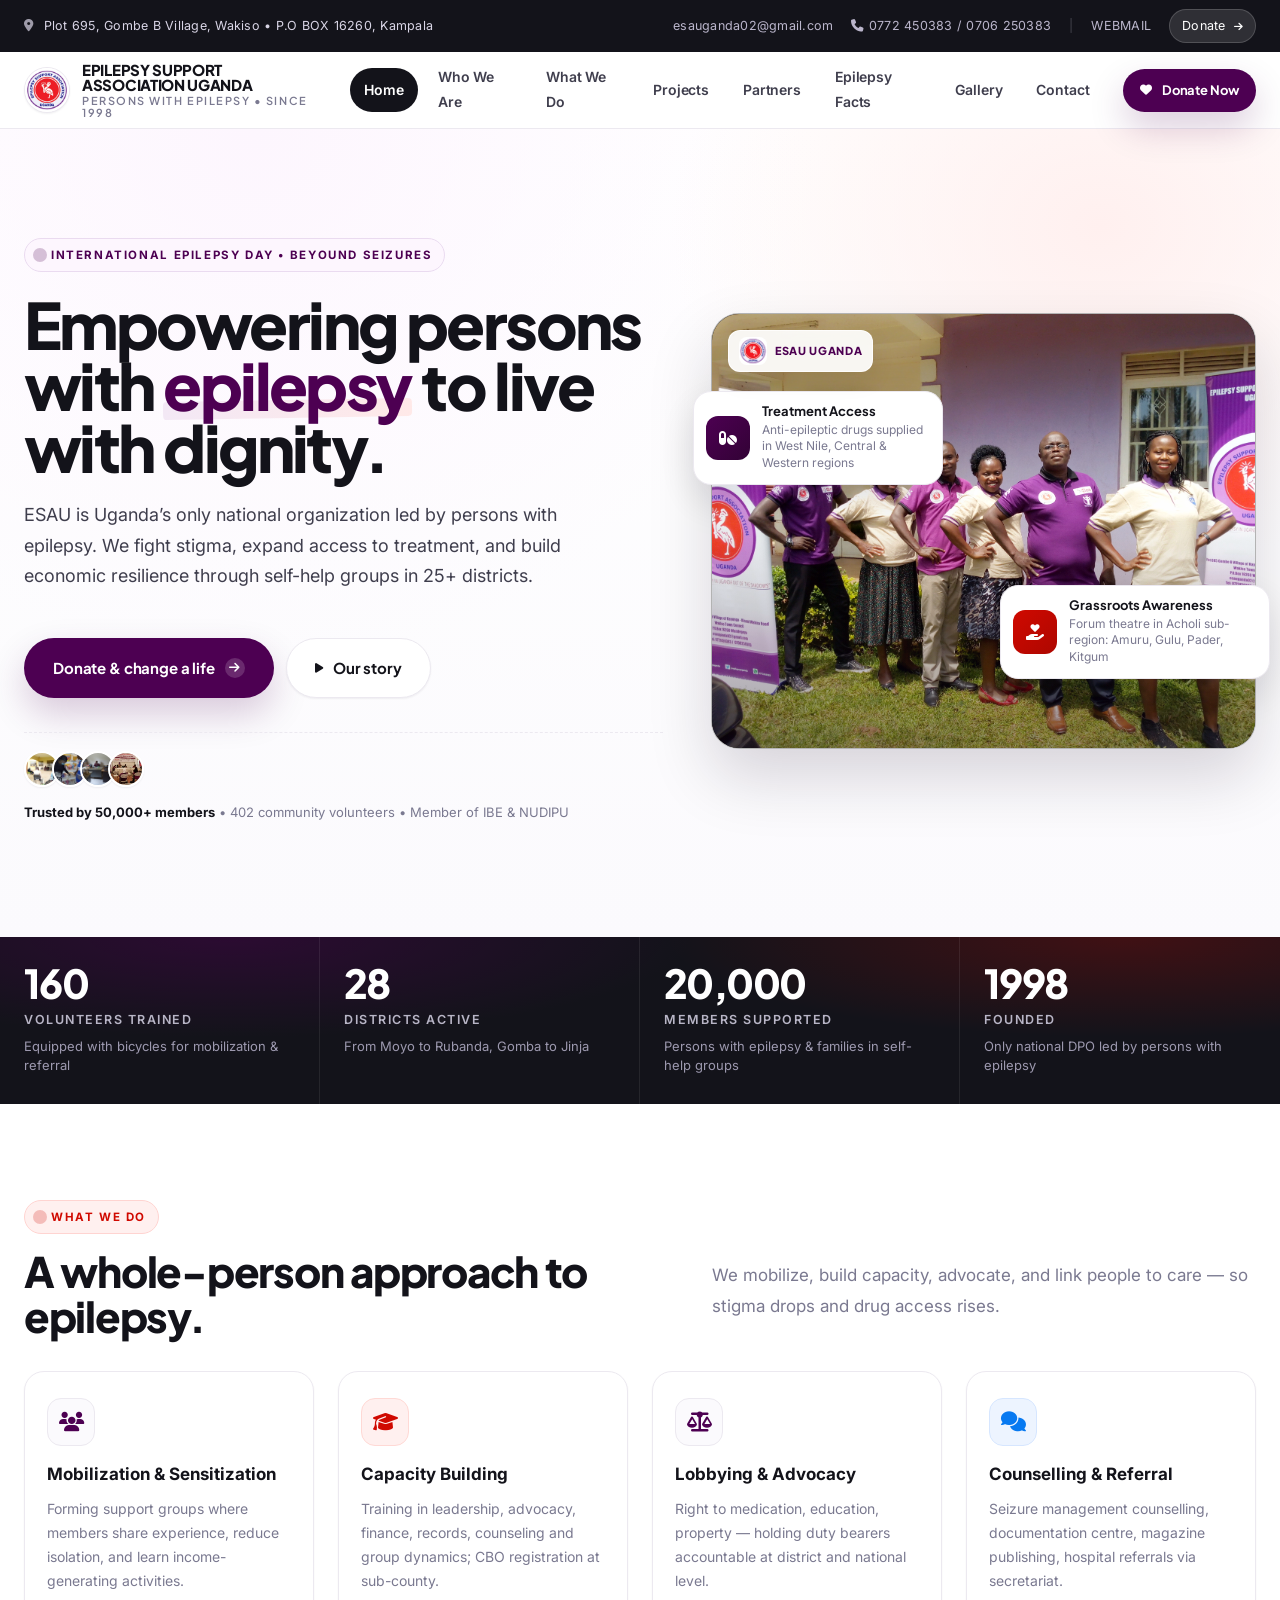
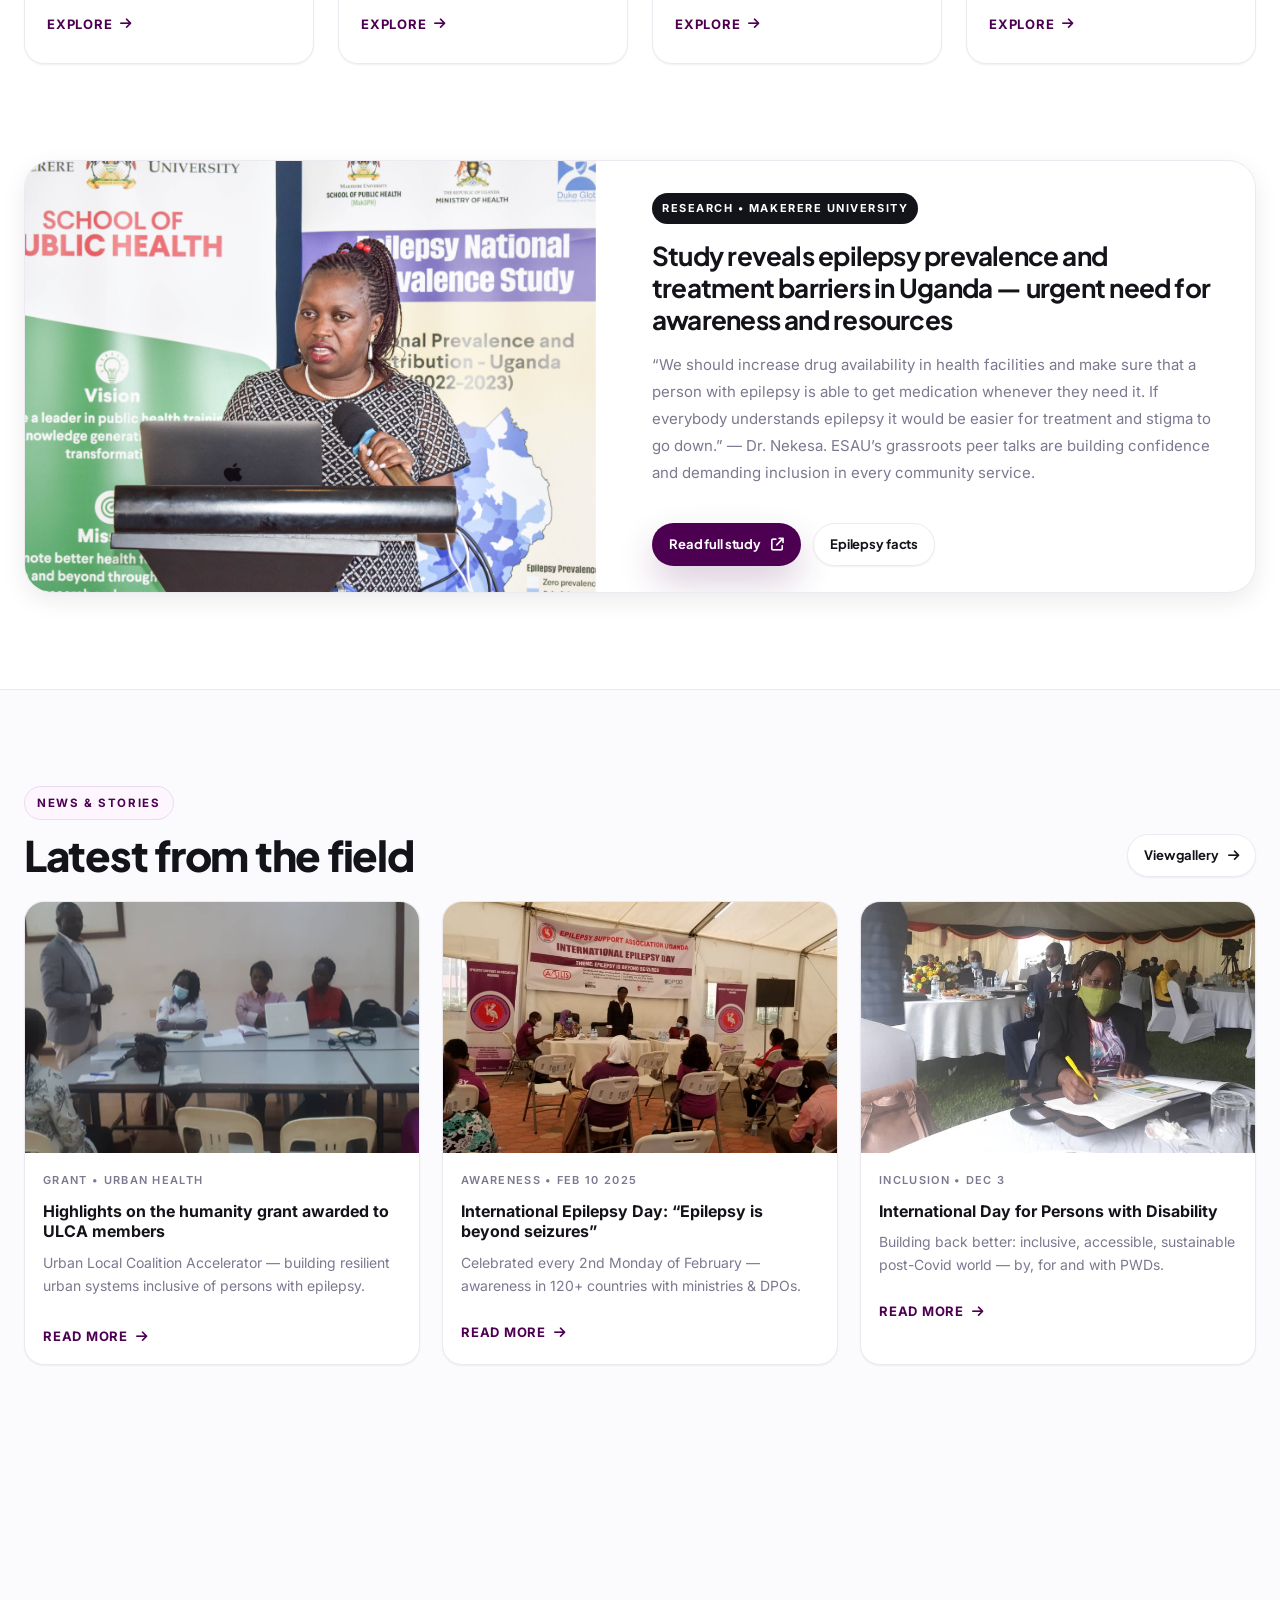
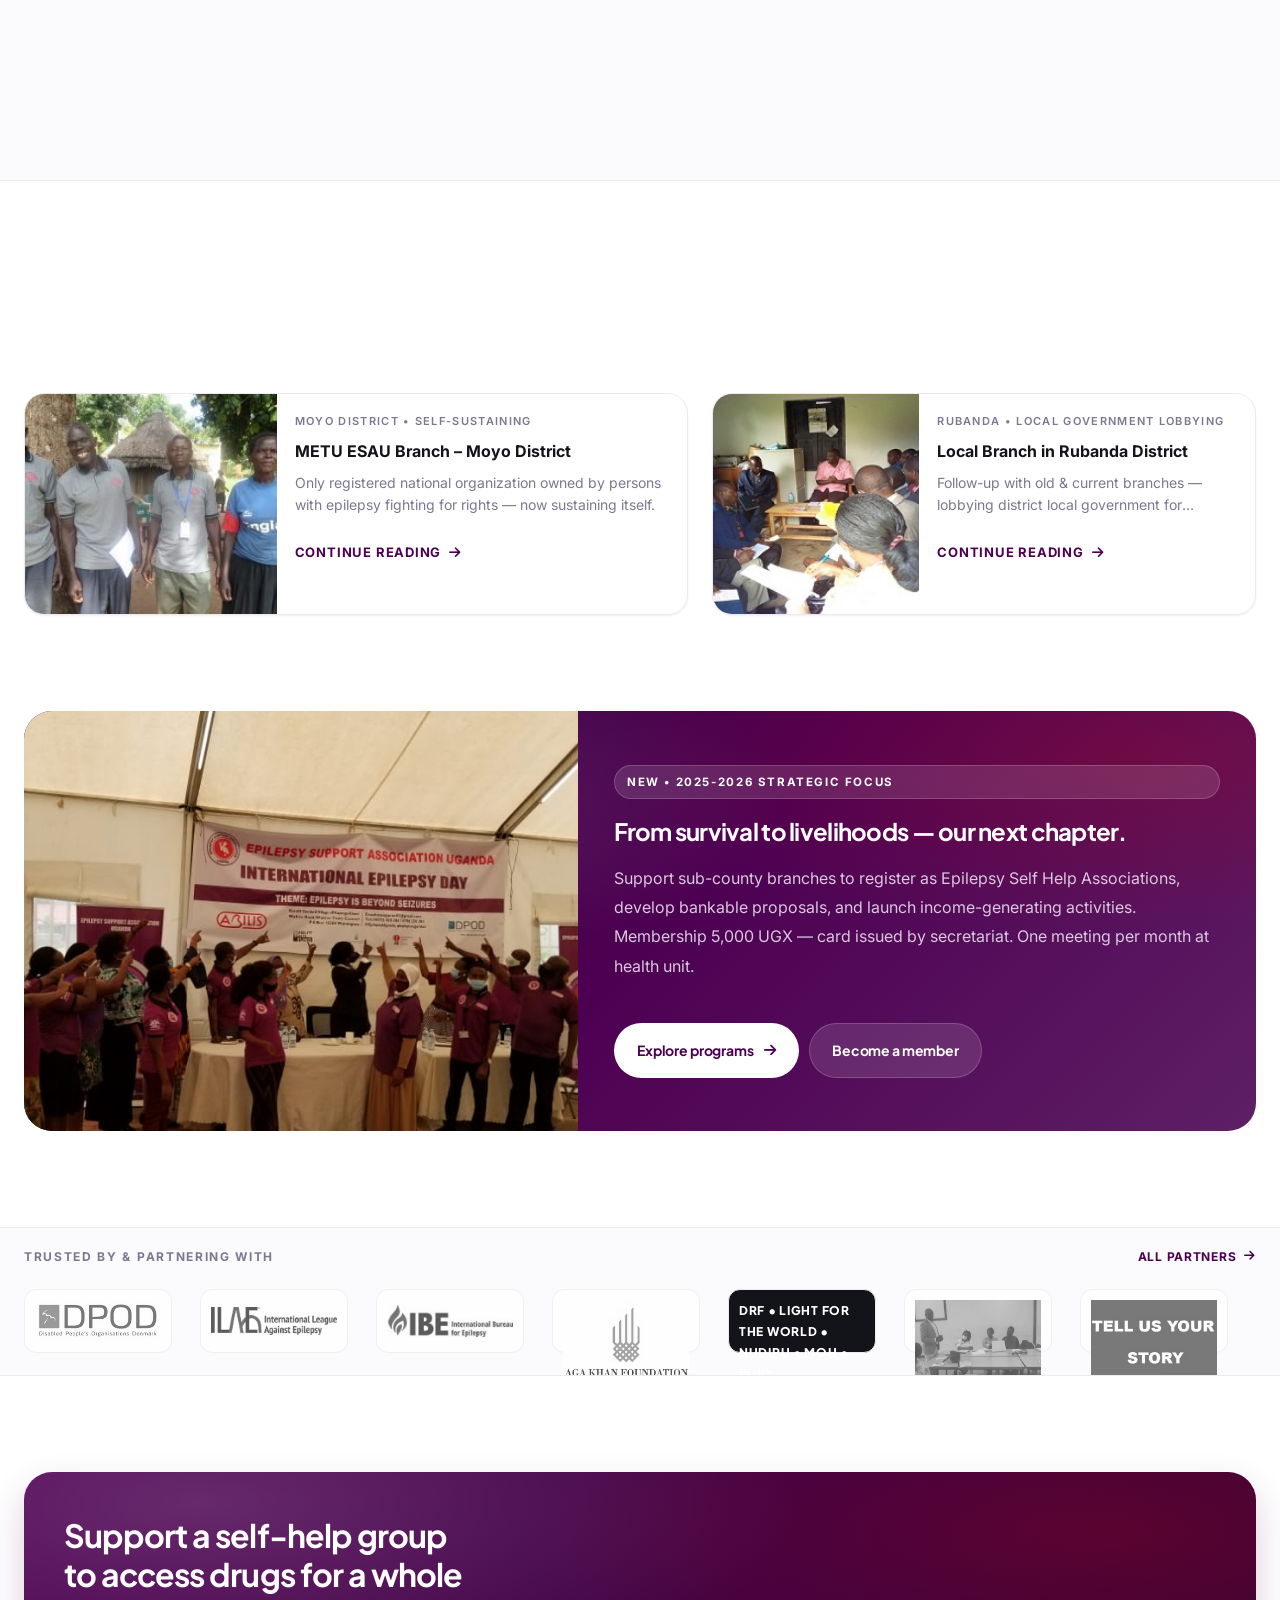
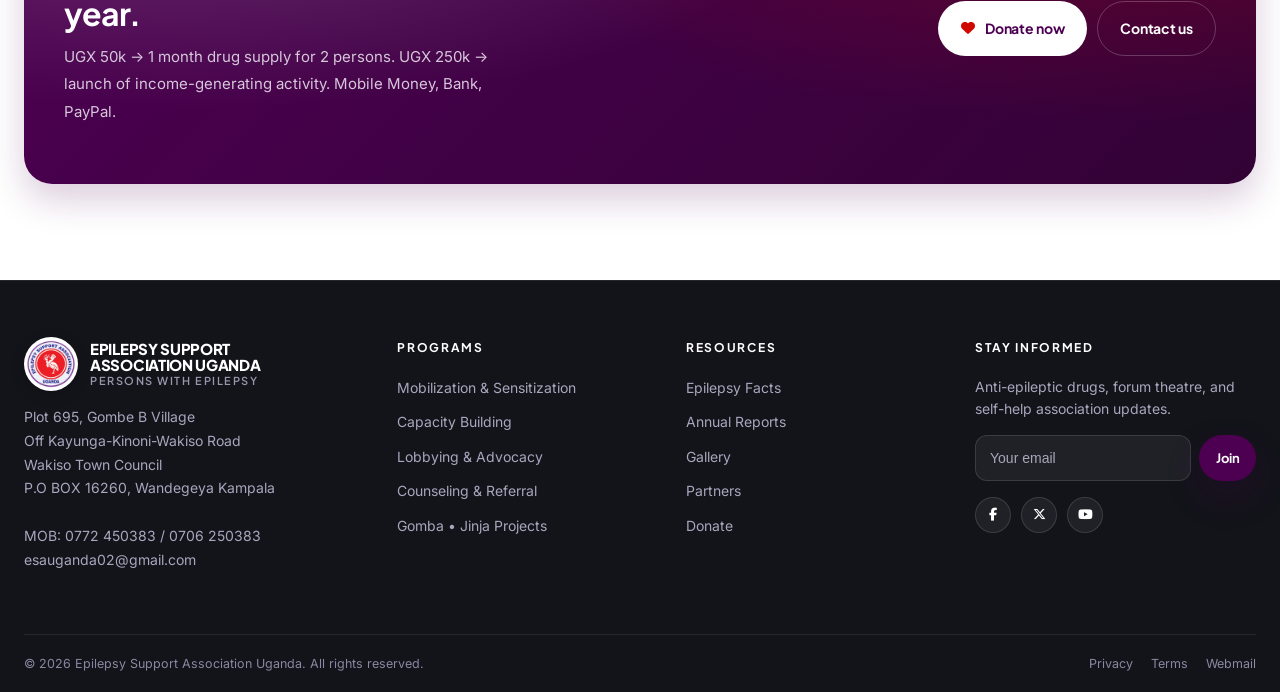
<file: index.html>
<!DOCTYPE html>
<html lang="en">
<head>
<meta charset="utf-8">
<title>Epilepsy Support Association Uganda — Empowering Persons with Epilepsy</title>
<meta name="viewport" content="width=device-width, initial-scale=1.0">
<meta name="description" content="ESAU is Uganda's national organization of persons with epilepsy — advocacy, awareness, treatment access, and economic empowerment.">
<link rel="apple-touch-icon" href="assets/images/logo-128.png">
<link rel="icon" type="image/png" href="assets/images/logo-32.png">
<link rel="stylesheet" href="assets/css/style.css">
<link rel="stylesheet" href="https://cdnjs.cloudflare.com/ajax/libs/font-awesome/6.5.0/css/all.min.css">
</head>
<body>

<div class="page-loader"><div class="loader"><div class="loader-logo" style="background:#fff;padding:4px"><img src="assets/images/logo-128.png" alt="ESAU" style="width:100%;height:100%;object-fit:cover;border-radius:8px"></div><div class="loader-bar"></div></div></div>

<div class="topbar">
  <div class="container">
    <span><i class="fa fa-location-dot" style="margin-right:6px;opacity:.7"></i> Plot 695, Gombe B Village, Wakiso • P.O BOX 16260, Kampala</span>
    <div class="top-links">
      <a href="mailto:esauganda02@gmail.com">esauganda02@gmail.com</a>
      <a href="tel:+256772450383"><i class="fa fa-phone"></i> 0772 450383 / 0706 250383</a>
      <span style="opacity:.24">|</span>
      <a href="#">WEBMAIL</a>
      <a href="donate.html" style="color:#fff;background:rgba(255,255,255,.12);padding:5px 12px;border-radius:999px;border:1px solid rgba(255,255,255,.16)">Donate <i class="fa fa-arrow-right" style="margin-left:4px;font-size:10px"></i></a>
    </div>
  </div>
</div>

<header class="site-header">
  <div class="container main-nav">
    <a class="brand" href="index.html">
      <img src="assets/images/logo-128.png" alt="ESAU Logo" class="brand-mark-img">
      <div class="brand-name">EPILEPSY SUPPORT<br>ASSOCIATION UGANDA<span>Persons with epilepsy • Since 1998</span></div>
    </a>
    <nav aria-label="Primary">
      <ul class="nav-menu" id="navMenu">
        <li><a href="index.html" class="active">Home</a></li>
        <li><a href="about.html">Who We Are</a></li>
        <li><a href="services.html">What We Do</a></li>
        <li><a href="projects.html">Projects</a></li>
        <li><a href="partners.html">Partners</a></li>
        <li><a href="facts.html">Epilepsy Facts</a></li>
        <li><a href="gallery.html">Gallery</a></li>
        <li><a href="contact.html">Contact</a></li>
      </ul>
    </nav>
    <div class="nav-actions">
      <a href="reports.html" class="btn btn-ghost btn-sm" style="display:none"><i class="fa fa-file-lines"></i> Reports</a>
      <a href="donate.html" class="btn btn-primary btn-sm"><i class="fa fa-heart" style="font-size:12px"></i> Donate Now</a>
      <button class="mobile-toggle" aria-label="Toggle menu" id="menuToggle"><span></span><span></span><span></span></button>
    </div>
  </div>
</header>

<!-- HERO -->
<section class="hero">
  <div class="hero-inner">
    <div class="hero-copy reveal">
      <div><span class="kicker"><span class="dot"></span> International Epilepsy Day • Beyound Seizures</span></div>
      <h1>Empowering persons with <span class="purple">epilepsy</span> to live with dignity.</h1>
      <p class="hero-lead">ESAU is Uganda’s only national organization led by persons with epilepsy. We fight stigma, expand access to treatment, and build economic resilience through self-help groups in 25+ districts.</p>
      <div class="hero-ctas">
        <a href="donate.html" class="btn btn-primary btn-lg">Donate & change a life <i class="fa fa-arrow-right ico"></i></a>
        <a href="about.html" class="btn btn-ghost btn-lg"><i class="fa fa-play" style="font-size:11px"></i> Our story</a>
      </div>
      <div class="trust-row">
        <div class="trust-avatars">
          <img src="assets/images/westnile/8.jpg" alt="">
          <img src="assets/images/westnile/9.jpg" alt="">
          <img src="assets/images/westnile/10.jpg" alt="">
          <img src="assets/images/IED/1.jpg" alt="">
        </div>
        <div class="trust-text"><strong>Trusted by 50,000+ members</strong> • 402 community volunteers • Member of IBE & NUDIPU</div>
      </div>
    </div>
    <div class="hero-visual reveal" style="--d:120ms">
      <div class="hero-card-main"><div class="hero-logo-badge"><img src="assets/images/logo-128.png" alt="ESAU"><span style="font-family:Plus Jakarta Sans;font-weight:800;font-size:11px;letter-spacing:.06em;color:var(--purple-800)">ESAU UGANDA</span></div>
        <img src="assets/images/team.jpg" alt="ESAU Team Uganda">
      </div>
      <div class="hero-float hero-float-1">
        <div class="float-icon purple"><i class="fa fa-pills"></i></div>
        <div><div class="float-title">Treatment Access</div><div class="float-sub">Anti-epileptic drugs supplied in West Nile, Central & Western regions</div></div>
      </div>
      <div class="hero-float hero-float-2">
        <div class="float-icon red"><i class="fa fa-hand-holding-heart"></i></div>
        <div><div class="float-title">Grassroots Awareness</div><div class="float-sub">Forum theatre in Acholi sub-region: Amuru, Gulu, Pader, Kitgum</div></div>
      </div>
    </div>
  </div>
</section>

<!-- STATS -->
<div class="stats">
  <div class="stats-inner">
    <div class="stat"><div class="stat-num" data-target="402">0</div><div class="stat-label">Volunteers Trained</div><div class="stat-note">Equipped with bicycles for mobilization & referral</div></div>
    <div class="stat"><div class="stat-num" data-target="28">0</div><div class="stat-label">Districts Active</div><div class="stat-note">From Moyo to Rubanda, Gomba to Jinja</div></div>
    <div class="stat"><div class="stat-num" data-target="50000">0</div><div class="stat-label">Members Supported</div><div class="stat-note">Persons with epilepsy & families in self-help groups</div></div>
    <div class="stat"><div class="stat-num">1998</div><div class="stat-label">Founded</div><div class="stat-note">Only national DPO led by persons with epilepsy</div></div>
  </div>
</div>

<!-- PROGRAMS -->
<section class="section">
  <div class="container">
    <div class="grid grid-2" style="align-items:end;margin-bottom:32px">
      <div class="reveal"><span class="kicker red"><span class="dot"></span> What we do</span><h2 style="margin-top:14px">A whole-person approach to epilepsy.</h2></div>
      <p class="reveal" style="--d:80ms;color:var(--ink-mute);font-size:17px">We mobilize, build capacity, advocate, and link people to care — so stigma drops and drug access rises.</p>
    </div>
    <div class="grid grid-4 stagger">
      <div class="program-card">
        <div class="prog-icon"><i class="fa fa-users"></i></div>
        <div class="prog-title">Mobilization & Sensitization</div>
        <p class="prog-desc">Forming support groups where members share experience, reduce isolation, and learn income-generating activities.</p>
        <a class="prog-link" href="services.html">Explore <i class="fa fa-arrow-right"></i></a>
      </div>
      <div class="program-card">
        <div class="prog-icon" style="background:#FFF0EF;border-color:#FFD9D5;color:var(--red-700)"><i class="fa fa-graduation-cap"></i></div>
        <div class="prog-title">Capacity Building</div>
        <p class="prog-desc">Training in leadership, advocacy, finance, records, counseling and group dynamics; CBO registration at sub-county.</p>
        <a class="prog-link" href="services.html">Explore <i class="fa fa-arrow-right"></i></a>
      </div>
      <div class="program-card">
        <div class="prog-icon"><i class="fa fa-scale-balanced"></i></div>
        <div class="prog-title">Lobbying & Advocacy</div>
        <p class="prog-desc">Right to medication, education, property — holding duty bearers accountable at district and national level.</p>
        <a class="prog-link" href="services.html">Explore <i class="fa fa-arrow-right"></i></a>
      </div>
      <div class="program-card">
        <div class="prog-icon" style="background:#EDF4FF;border-color:#D6E6FF;color:var(--blue-600)"><i class="fa fa-comments"></i></div>
        <div class="prog-title">Counselling & Referral</div>
        <p class="prog-desc">Seizure management counselling, documentation centre, magazine publishing, hospital referrals via secretariat.</p>
        <a class="prog-link" href="services.html">Explore <i class="fa fa-arrow-right"></i></a>
      </div>
    </div>
  </div>
</section>

<!-- FEATURED STORY -->
<section class="section" style="padding-top:0">
  <div class="container">
    <div class="featured-story reveal">
      <div class="feat-img"><img src="assets/images/DSC_0497.jpg" alt="Epilepsy prevalence study Uganda"></div>
      <div class="feat-body">
        <span class="feat-badge">Research • Makerere University</span>
        <h3 style="font-size:26px">Study reveals epilepsy prevalence and treatment barriers in Uganda — urgent need for awareness and resources</h3>
        <p style="color:var(--ink-mute);font-size:15px;line-height:1.8">“We should increase drug availability in health facilities and make sure that a person with epilepsy is able to get medication whenever they need it. If everybody understands epilepsy it would be easier for treatment and stigma to go down.” — Dr. Nekesa. ESAU’s grassroots peer talks are building confidence and demanding inclusion in every community service.</p>
        <div style="display:flex;gap:12px;margin-top:6px"><a href="https://sph.mak.ac.ug/news/study-reveals-epilepsy-prevalence-and-treatment-barriers-uganda-urgent-need-awareness-and" target="_blank" class="btn btn-primary btn-sm">Read full study <i class="fa fa-external-link"></i></a><a href="facts.html" class="btn btn-ghost btn-sm">Epilepsy facts</a></div>
      </div>
    </div>
  </div>
</section>

<!-- NEWS GRID -->
<section class="section" style="background:var(--paper-soft);border-top:1px solid var(--line);border-bottom:1px solid var(--line)">
  <div class="container">
    <div style="display:flex;justify-content:space-between;align-items:end;gap:20px;margin-bottom:24px;flex-wrap:wrap">
      <div class="reveal"><span class="kicker">News & Stories</span><h2 style="margin-top:12px">Latest from the field</h2></div>
      <a href="gallery.html" class="btn btn-ghost btn-sm reveal" style="--d:80ms">View gallery <i class="fa fa-arrow-right"></i></a>
    </div>
    <div class="news-grid stagger">
      <article class="news-card">
        <div class="news-thumb"><img src="assets/images/highlight.png" alt="ULCA humanity grant"></div>
        <div class="news-content"><div class="news-meta">Grant • Urban Health</div><div class="news-title">Highlights on the humanity grant awarded to ULCA members</div><p class="news-ex">Urban Local Coalition Accelerator — building resilient urban systems inclusive of persons with epilepsy.</p><a href="partners.html" class="prog-link" style="margin-top:4px">Read more <i class="fa fa-arrow-right"></i></a></div>
      </article>
      <article class="news-card">
        <div class="news-thumb"><img src="assets/images/IED/5.jpg" alt="International Epilepsy Day"></div>
        <div class="news-content"><div class="news-meta">Awareness • Feb 10 2025</div><div class="news-title">International Epilepsy Day: “Epilepsy is beyond seizures”</div><p class="news-ex">Celebrated every 2nd Monday of February — awareness in 120+ countries with ministries & DPOs.</p><a href="about.html" class="prog-link">Read more <i class="fa fa-arrow-right"></i></a></div>
      </article>
      <article class="news-card">
        <div class="news-thumb"><img src="assets/images/westnile/100.jpeg" alt="International Day for Persons with Disability"></div>
        <div class="news-content"><div class="news-meta">Inclusion • Dec 3</div><div class="news-title">International Day for Persons with Disability</div><p class="news-ex">Building back better: inclusive, accessible, sustainable post-Covid world — by, for and with PWDs.</p><a href="projects.html" class="prog-link">Read more <i class="fa fa-arrow-right"></i></a></div>
      </article>
    </div>

    <div class="grid grid-2" style="margin-top:36px;gap:20px">
      <div class="program-card" style="padding:0;overflow:hidden;display:flex">
        <img src="assets/images/11.jpeg" alt="Gomba maternal health" style="width:42%;object-fit:cover;min-height:220px">
        <div style="padding:20px"><span class="kicker" style="margin-bottom:10px">Project • Gomba</span><div class="prog-title">Maternal Child Health & Epilepsy</div><p class="prog-desc">Integrating epilepsy care into maternal health — training health workers for safe pregnancy & childbirth.</p><a href="projects.html" class="btn btn-ghost btn-sm">Read more</a></div>
      </div>
      <div class="program-card" style="padding:0;overflow:hidden;display:flex">
        <img src="assets/images/12.jpeg" alt="Jinja DHO meeting" style="width:42%;object-fit:cover;min-height:220px">
        <div style="padding:20px"><span class="kicker red" style="margin-bottom:10px">Project • Jinja</span><div class="prog-title">Inception with District Health Officers</div><p class="prog-desc">Engaging district leadership to prioritize epilepsy in health plans & drug supply chain.</p><a href="projects.html" class="btn btn-ghost btn-sm">Read more</a></div>
      </div>
    </div>
  </div>
</section>

<!-- SUCCESS STORIES -->
<section class="section">
  <div class="container">
    <div style="display:flex;justify-content:space-between;align-items:end;margin-bottom:24px;flex-wrap:wrap;gap:16px">
      <div class="reveal"><span class="kicker">Success Stories</span><h2 style="margin-top:12px">Communities owning change</h2></div>
      <p class="reveal small" style="max-width:42ch">Self-help associations that have learned to sustain themselves and advocate locally.</p>
    </div>
    <div class="grid grid-2 stagger">
      <div class="news-card" style="display:flex;gap:0;padding:0">
        <div style="flex:0 0 38%"><img src="assets/images/story.jpg" alt="Metu Moyo" style="width:100%;height:100%;object-fit:cover;min-height:220px"></div>
        <div class="news-content" style="flex:1;padding:18px"><div class="news-meta">Moyo District • Self-sustaining</div><div class="news-title">METU ESAU Branch – Moyo District</div><p class="news-ex">Only registered national organization owned by persons with epilepsy fighting for rights — now sustaining itself.</p><a href="about.html" class="prog-link">Continue reading <i class="fa fa-arrow-right"></i></a></div>
      </div>
      <div class="news-card" style="display:flex;gap:0;padding:0">
        <div style="flex:0 0 38%"><img src="assets/images/story1.jpg" alt="Rubanda" style="width:100%;height:100%;object-fit:cover;min-height:220px"></div>
        <div class="news-content" style="flex:1;padding:18px"><div class="news-meta">Rubanda • Local Government Lobbying</div><div class="news-title">Local Branch in Rubanda District</div><p class="news-ex">Follow-up with old & current branches — lobbying district local government for sustained support in Kaara subcounty.</p><a href="about.html" class="prog-link">Continue reading <i class="fa fa-arrow-right"></i></a></div>
      </div>
    </div>
  </div>
</section>

<!-- IED BANNER REPLACES COVID TIPS (outdated) -->
<section class="section" style="padding-top:0">
  <div class="container">
    <div class="ied-banner reveal">
      <div class="ied-visual"><img src="assets/images/IED/3.jpg" alt="International Epilepsy Day Uganda"></div>
      <div class="ied-copy">
        <span class="kicker" style="background:rgba(255,255,255,.12);border-color:rgba(255,255,255,.18);color:#fff">New • 2025-2026 Strategic Focus</span>
        <h3 style="color:#fff">From survival to livelihoods — our next chapter.</h3>
        <p>Support sub-county branches to register as Epilepsy Self Help Associations, develop bankable proposals, and launch income-generating activities. Membership 5,000 UGX — card issued by secretariat. One meeting per month at health unit.</p>
        <div style="display:flex;gap:10px;flex-wrap:wrap;margin-top:8px">
          <a href="services.html" class="btn" style="background:#fff;color:var(--purple-800)">Explore programs <i class="fa fa-arrow-right"></i></a>
          <a href="contact.html" class="btn" style="background:rgba(255,255,255,.12);color:#fff;border:1px solid rgba(255,255,255,.18)">Become a member</a>
        </div>
      </div>
    </div>
  </div>
</section>

<!-- PARTNERS -->
<section class="partners">
  <div class="container">
    <div style="display:flex;justify-content:space-between;align-items:center;gap:16px;padding:18px 0 0;flex-wrap:wrap">
      <div style="font-size:12px;font-weight:700;letter-spacing:.14em;text-transform:uppercase;color:var(--ink-mute)">Trusted by & partnering with</div>
      <a href="partners.html" class="prog-link" style="font-size:12px">All partners <i class="fa fa-arrow-right"></i></a>
    </div>
    <div class="partners-track">
      <div class="partner-logo"><img src="assets/images/pat1.jpg" alt="Partner"></div>
      <div class="partner-logo"><img src="assets/images/pat2.jpg" alt="Partner"></div>
      <div class="partner-logo"><img src="assets/images/pat3.jpg" alt="Partner"></div>
      <div class="partner-logo"><img src="assets/images/pat4.jpg" alt="Partner"></div>
      <div class="partner-logo" style="filter:none;opacity:1;background:var(--ink);color:#fff;font-family:'Plus Jakarta Sans';font-weight:800;font-size:12px;letter-spacing:.06em">DRF • LIGHT FOR THE WORLD • NUDIPU • MOH • WHO</div>
      <div class="partner-logo"><img src="assets/images/highlight.png" alt="ULCA"></div>
      <div class="partner-logo"><img src="assets/images/tell.jpg" alt="Tell"></div>
    </div>
  </div>
</section>

<!-- CTA -->
<section class="section">
  <div class="container">
    <div class="cta reveal">
      <div>
        <h3>Support a self-help group to access drugs for a whole year.</h3>
        <p>UGX 50k → 1 month drug supply for 2 persons. UGX 250k → launch of income-generating activity. Mobile Money, Bank, PayPal.</p>
      </div>
      <div style="display:flex;gap:10px;flex-wrap:wrap">
        <a href="donate.html" class="btn" style="background:#fff;color:var(--purple-800)"><i class="fa fa-heart" style="color:var(--red-700)"></i> Donate now</a>
        <a href="contact.html" class="btn" style="background:transparent;color:#fff;border:1px solid rgba(255,255,255,.22)">Contact us</a>
      </div>
    </div>
  </div>
</section>

<footer class="site-footer">
  <div class="container">
    <div class="footer-grid">
      <div class="footer-brand">
        <div class="brand" style="margin-bottom:14px"><img src="assets/images/logo-128.png" alt="ESAU Logo" class="footer-logo"><div class="brand-name" style="color:#fff">EPILEPSY SUPPORT<br>ASSOCIATION UGANDA<span style="color:#9A96AC">Persons with epilepsy</span></div></div>
        <p class="footer-contact">Plot 695, Gombe B Village<br>Off Kayunga-Kinoni-Wakiso Road<br>Wakiso Town Council<br>P.O BOX 16260, Wandegeya Kampala<br><br>MOB: 0772 450383 / 0706 250383<br>esauganda02@gmail.com</p>
      </div>
      <div>
        <div class="footer-title">Programs</div>
        <div class="footer-links"><a href="services.html">Mobilization & Sensitization</a><a href="services.html">Capacity Building</a><a href="services.html">Lobbying & Advocacy</a><a href="services.html">Counseling & Referral</a><a href="projects.html">Gomba • Jinja Projects</a></div>
      </div>
      <div>
        <div class="footer-title">Resources</div>
        <div class="footer-links"><a href="facts.html">Epilepsy Facts</a><a href="reports.html">Annual Reports</a><a href="gallery.html">Gallery</a><a href="partners.html">Partners</a><a href="donate.html">Donate</a></div>
      </div>
      <div>
        <div class="footer-title">Stay informed</div>
        <p style="font-size:14px;color:#A9A6BD;line-height:1.6">Anti-epileptic drugs, forum theatre, and self-help association updates.</p>
        <form style="margin-top:14px;display:flex;gap:8px" onsubmit="return false">
          <input class="input" placeholder="Your email" style="background:rgba(255,255,255,.06);border-color:rgba(255,255,255,.12);color:#fff" type="email">
          <button class="btn btn-primary btn-sm" style="flex:0 0 auto">Join</button>
        </form>
        <div style="display:flex;gap:10px;margin-top:16px">
          <a href="#" style="width:36px;height:36px;border-radius:50%;background:rgba(255,255,255,.06);border:1px solid rgba(255,255,255,.12);display:grid;place-items:center;color:#fff"><i class="fab fa-facebook-f" style="font-size:13px"></i></a>
          <a href="#" style="width:36px;height:36px;border-radius:50%;background:rgba(255,255,255,.06);border:1px solid rgba(255,255,255,.12);display:grid;place-items:center;color:#fff"><i class="fab fa-x-twitter" style="font-size:13px"></i></a>
          <a href="#" style="width:36px;height:36px;border-radius:50%;background:rgba(255,255,255,.06);border:1px solid rgba(255,255,255,.12);display:grid;place-items:center;color:#fff"><i class="fab fa-youtube" style="font-size:13px"></i></a>
        </div>
      </div>
    </div>
    <div class="footer-bottom">
      <div>© <span class="js-year"></span> Epilepsy Support Association Uganda. All rights reserved.</div>
      <div style="display:flex;gap:18px"><a href="#">Privacy</a><a href="#">Terms</a><a href="#">Webmail</a></div>
    </div>
  </div>
</footer>

<div id="back-to-top"><i class="fa fa-arrow-up" style="font-size:13px"></i></div>

<script src="assets/js/main.js"></script>
</body>
</html>
</file>
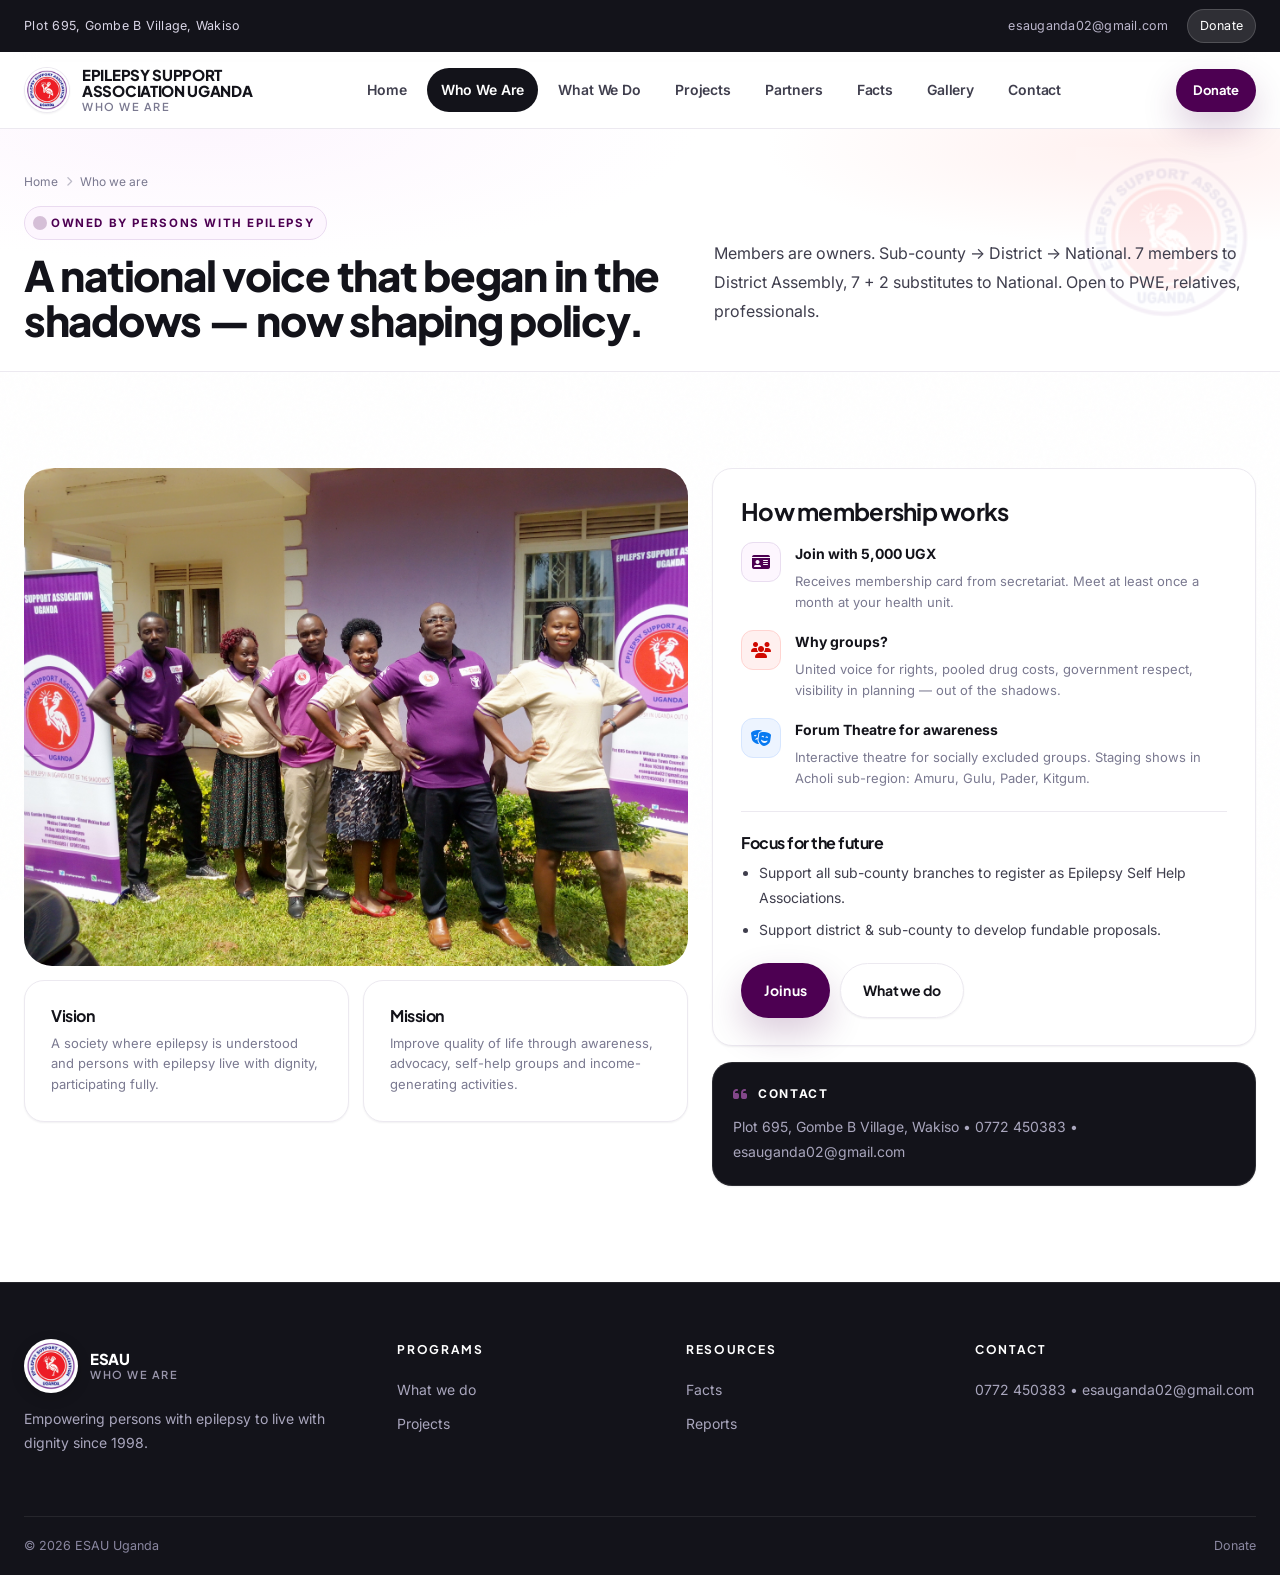
<file: about.html>
<!DOCTYPE html>
<html lang="en">
<head>
<meta charset="utf-8">
<title>Who We Are — ESAU Uganda</title>
<meta name="viewport" content="width=device-width, initial-scale=1.0">
<link rel="apple-touch-icon" href="assets/images/logo-128.png">
<link rel="icon" type="image/png" href="assets/images/logo-32.png">
<link rel="stylesheet" href="assets/css/style.css">
<link rel="stylesheet" href="https://cdnjs.cloudflare.com/ajax/libs/font-awesome/6.5.0/css/all.min.css">
</head>
<body>
<div class="page-loader"><div class="loader"><div class="loader-logo" style="background:#fff;padding:4px"><img src="assets/images/logo-128.png" alt="ESAU" style="width:100%;height:100%;object-fit:cover;border-radius:8px"></div><div class="loader-bar"></div></div></div>
<div class="topbar"><div class="container"><span>Plot 695, Gombe B Village, Wakiso</span><div class="top-links"><a href="mailto:esauganda02@gmail.com">esauganda02@gmail.com</a><a href="donate.html" style="color:#fff;background:rgba(255,255,255,.12);padding:5px 12px;border-radius:999px;border:1px solid rgba(255,255,255,.16)">Donate</a></div></div></div>
<header class="site-header">
  <div class="container main-nav">
    <a class="brand" href="index.html"><img src="assets/images/logo-128.png" alt="ESAU Logo" class="brand-mark-img"><div class="brand-name">EPILEPSY SUPPORT<br>ASSOCIATION UGANDA<span>Who we are</span></div></a>
    <nav><ul class="nav-menu" id="navMenu"><li><a href="index.html">Home</a></li><li><a href="about.html" class="active">Who We Are</a></li><li><a href="services.html">What We Do</a></li><li><a href="projects.html">Projects</a></li><li><a href="partners.html">Partners</a></li><li><a href="facts.html">Facts</a></li><li><a href="gallery.html">Gallery</a></li><li><a href="contact.html">Contact</a></li></ul></nav>
    <div class="nav-actions"><a href="donate.html" class="btn btn-primary btn-sm">Donate</a><button class="mobile-toggle" id="menuToggle"><span></span><span></span><span></span></button></div>
  </div>
</header>

<section class="page-hero" style="position:relative"><div style="position:absolute;top:18px;right:24px;opacity:.08;pointer-events:none"><img src="assets/images/logo-128.png" alt="" style="width:180px;height:180px;object-fit:contain"></div>
  <div class="container">
    <div class="breadcrumb"><a href="index.html">Home</a><i class="fa fa-chevron-right"></i><span>Who we are</span></div>
    <div class="grid grid-2" style="align-items:end;gap:28px">
      <div class="reveal"><span class="kicker"><span class="dot"></span> Owned by persons with epilepsy</span><h2 style="margin-top:12px">A national voice that began in the shadows — now shaping policy.</h2></div>
      <p class="reveal" style="--d:80ms">Members are owners. Sub-county → District → National. 7 members to District Assembly, 7 + 2 substitutes to National. Open to PWE, relatives, professionals.</p>
    </div>
  </div>
</section>

<section class="section">
  <div class="container">
    <div class="grid grid-2" style="align-items:start">
      <div class="reveal">
        <div style="border-radius:var(--radius-lg);overflow:hidden;aspect-ratio:4/3;background:#F2EEF4"><img src="assets/images/team.jpg" alt="ESAU team" style="width:100%;height:100%;object-fit:cover"></div>
        <div class="grid" style="grid-template-columns:1fr 1fr;gap:14px;margin-top:14px">
          <div class="content-card"><h4 style="margin-bottom:8px">Vision</h4><p class="small" style="margin:0">A society where epilepsy is understood and persons with epilepsy live with dignity, participating fully.</p></div>
          <div class="content-card"><h4 style="margin-bottom:8px">Mission</h4><p class="small" style="margin:0">Improve quality of life through awareness, advocacy, self-help groups and income-generating activities.</p></div>
        </div>
      </div>
      <div class="reveal" style="--d:100ms">
        <div class="content-card" style="padding:28px">
          <h3 style="margin-bottom:16px">How membership works</h3>
          <div style="display:flex;flex-direction:column;gap:18px">
            <div style="display:flex;gap:14px"><div style="flex:0 0 40px;height:40px;border-radius:12px;background:var(--purple-50);border:1px solid #E9DDF0;display:grid;place-items:center;color:var(--purple-800)"><i class="fa fa-id-card"></i></div><div><div style="font-weight:700;color:var(--ink);font-size:14px">Join with 5,000 UGX</div><p class="small" style="margin:4px 0 0">Receives membership card from secretariat. Meet at least once a month at your health unit.</p></div></div>
            <div style="display:flex;gap:14px"><div style="flex:0 0 40px;height:40px;border-radius:12px;background:var(--red-50);border:1px solid #FFD4D1;display:grid;place-items:center;color:var(--red-700)"><i class="fa fa-users"></i></div><div><div style="font-weight:700;color:var(--ink);font-size:14px">Why groups?</div><p class="small" style="margin:4px 0 0">United voice for rights, pooled drug costs, government respect, visibility in planning — out of the shadows.</p></div></div>
            <div style="display:flex;gap:14px"><div style="flex:0 0 40px;height:40px;border-radius:12px;background:#EDF4FF;border:1px solid #D6E6FF;display:grid;place-items:center;color:var(--blue-600)"><i class="fa fa-masks-theater"></i></div><div><div style="font-weight:700;color:var(--ink);font-size:14px">Forum Theatre for awareness</div><p class="small" style="margin:4px 0 0">Interactive theatre for socially excluded groups. Staging shows in Acholi sub-region: Amuru, Gulu, Pader, Kitgum.</p></div></div>
          </div>
          <hr style="margin:22px 0;border:0;border-top:1px solid var(--line)">
          <h4 style="margin-bottom:10px">Focus for the future</h4>
          <ul style="margin:0;padding-left:18px;display:flex;flex-direction:column;gap:8px;font-size:14px;color:var(--ink-soft)">
            <li>Support all sub-county branches to register as Epilepsy Self Help Associations.</li>
            <li>Support district & sub-county to develop fundable proposals.</li>
          </ul>
          <div style="margin-top:20px;display:flex;gap:10px"><a href="contact.html" class="btn btn-primary">Join us</a><a href="services.html" class="btn btn-ghost">What we do</a></div>
        </div>
        <div class="sidebar-card" style="margin-top:16px;background:var(--ink);color:#C9C6D6;border-color:rgba(255,255,255,.1)">
          <div style="display:flex;align-items:center;gap:10px;margin-bottom:10px"><i class="fa fa-quote-left" style="color:var(--purple-600)"></i><span style="font-size:12px;letter-spacing:.14em;text-transform:uppercase;font-weight:700;color:#fff">Contact</span></div>
          <p style="color:#A9A6BD;font-size:14px;margin:0">Plot 695, Gombe B Village, Wakiso • 0772 450383 • esauganda02@gmail.com</p>
        </div>
      </div>
    </div>
  </div>
</section>

<footer class="site-footer"><div class="container"><div class="footer-grid"><div><div class="brand" style="margin-bottom:14px"><img src="assets/images/logo-128.png" alt="ESAU Logo" class="footer-logo"><div class="brand-name" style="color:#fff">ESAU<span style="color:#9A96AC">Who we are</span></div></div><p class="footer-contact">Empowering persons with epilepsy to live with dignity since 1998.</p></div><div><div class="footer-title">Programs</div><div class="footer-links"><a href="services.html">What we do</a><a href="projects.html">Projects</a></div></div><div><div class="footer-title">Resources</div><div class="footer-links"><a href="facts.html">Facts</a><a href="reports.html">Reports</a></div></div><div><div class="footer-title">Contact</div><p class="footer-contact">0772 450383 • esauganda02@gmail.com</p></div></div><div class="footer-bottom"><div>© <span class="js-year"></span> ESAU Uganda</div><div><a href="donate.html">Donate</a></div></div></div></footer>
<div id="back-to-top"><i class="fa fa-arrow-up" style="font-size:13px"></i></div>
<script src="assets/js/main.js"></script>
</body>
</html>
</file>
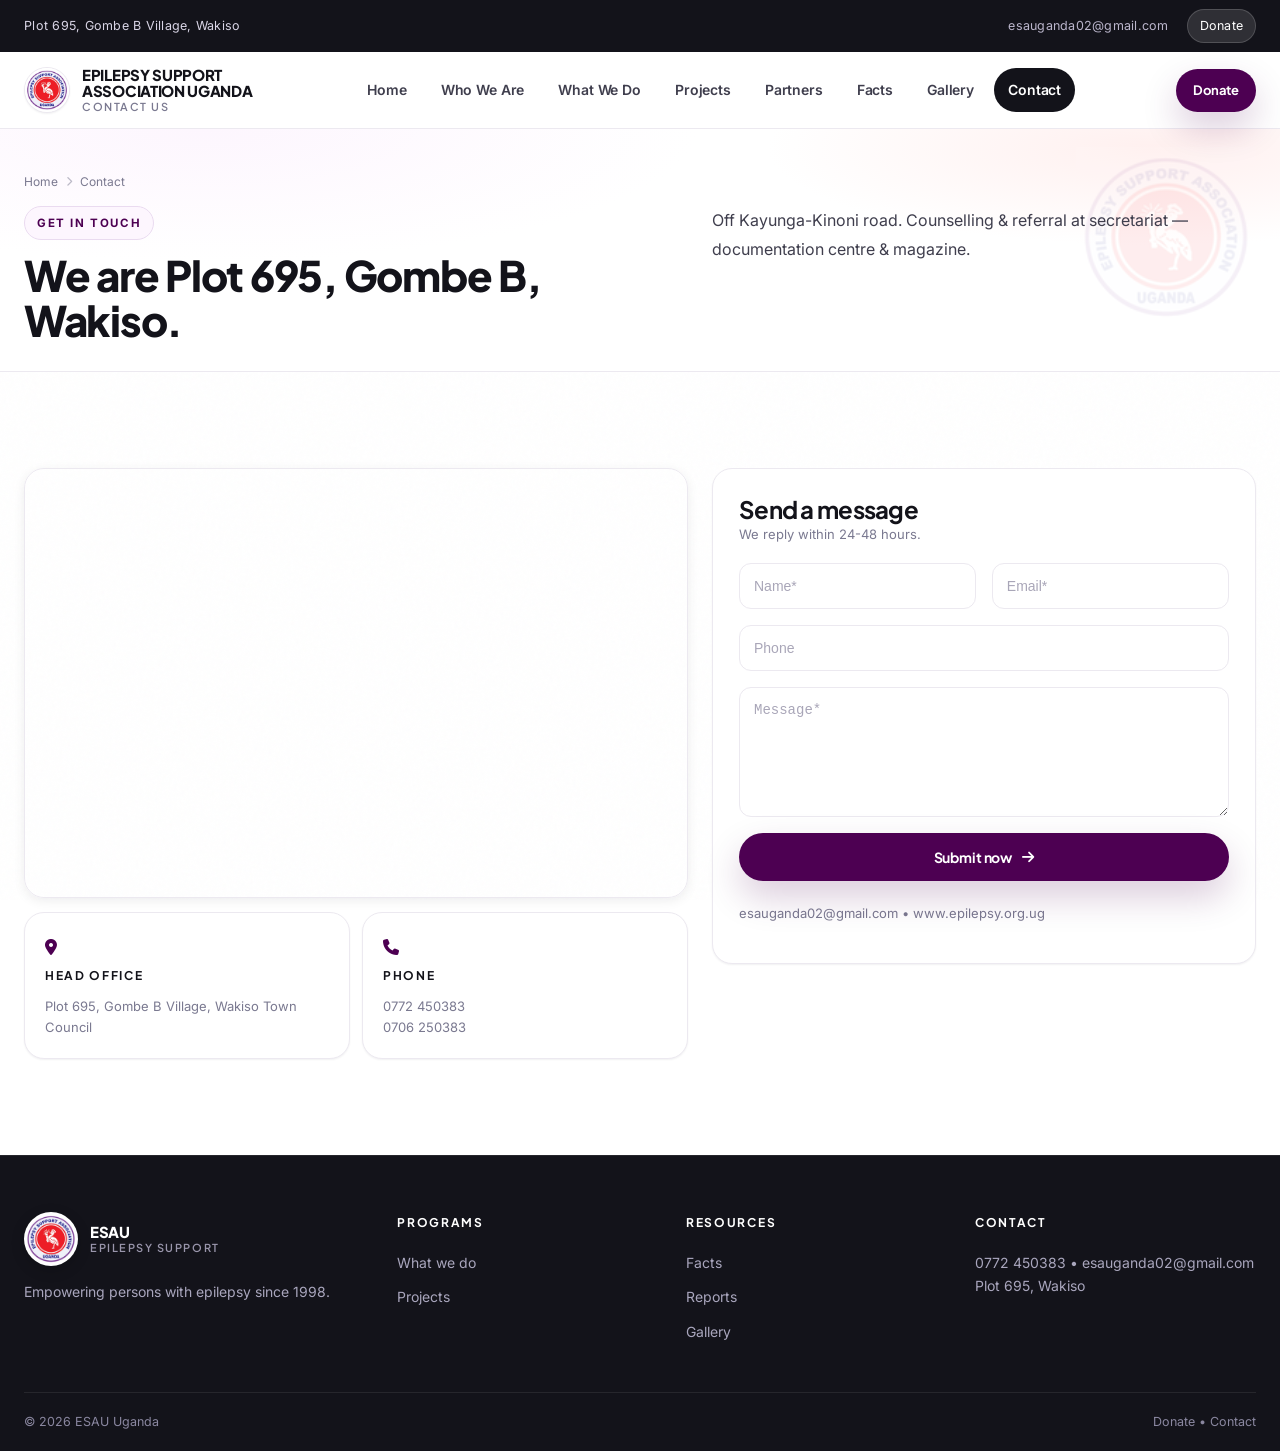
<file: contact.html>
<!DOCTYPE html>
<html lang="en"><head><meta charset="utf-8"><title>Contact — ESAU Uganda</title><meta name="viewport" content="width=device-width, initial-scale=1.0"><link rel="apple-touch-icon" href="assets/images/logo-128.png">
<link rel="icon" type="image/png" href="assets/images/logo-32.png"><link rel="stylesheet" href="assets/css/style.css"><link rel="stylesheet" href="https://cdnjs.cloudflare.com/ajax/libs/font-awesome/6.5.0/css/all.min.css"></head><body>
<div class="page-loader"><div class="loader"><div class="loader-logo" style="background:#fff;padding:4px"><img src="assets/images/logo-128.png" alt="ESAU" style="width:100%;height:100%;object-fit:cover;border-radius:8px"></div><div class="loader-bar"></div></div></div>
<div class="topbar"><div class="container"><span>Plot 695, Gombe B Village, Wakiso</span><div class="top-links"><a href="mailto:esauganda02@gmail.com">esauganda02@gmail.com</a><a href="donate.html" style="color:#fff;background:rgba(255,255,255,.12);padding:5px 12px;border-radius:999px;border:1px solid rgba(255,255,255,.16)">Donate</a></div></div></div>
<header class="site-header"><div class="container main-nav"><a class="brand" href="index.html"><img src="assets/images/logo-128.png" alt="ESAU Logo" class="brand-mark-img"><div class="brand-name">EPILEPSY SUPPORT<br>ASSOCIATION UGANDA<span>Contact us</span></div></a><nav><ul class="nav-menu" id="navMenu"><li><a href="index.html">Home</a></li><li><a href="about.html">Who We Are</a></li><li><a href="services.html" >What We Do</a></li><li><a href="projects.html" >Projects</a></li><li><a href="partners.html" >Partners</a></li><li><a href="facts.html" >Facts</a></li><li><a href="gallery.html" >Gallery</a></li><li><a href="contact.html" class="active">Contact</a></li></ul></nav><div class="nav-actions"><a href="donate.html" class="btn btn-primary btn-sm">Donate</a><button class="mobile-toggle" id="menuToggle"><span></span><span></span><span></span></button></div></div></header>

<section class="page-hero" style="position:relative"><div style="position:absolute;top:18px;right:24px;opacity:.08;pointer-events:none"><img src="assets/images/logo-128.png" alt="" style="width:180px;height:180px;object-fit:contain"></div><div class="container"><div class="breadcrumb"><a href="index.html">Home</a><i class="fa fa-chevron-right"></i><span>Contact</span></div><div class="grid grid-2"><div class="reveal"><span class="kicker">Get in touch</span><h2 style="margin-top:12px">We are Plot 695, Gombe B, Wakiso.</h2></div><p class="reveal" style="--d:80ms">Off Kayunga-Kinoni road. Counselling & referral at secretariat — documentation centre & magazine.</p></div></div></section>
<section class="section"><div class="container"><div class="grid grid-2" style="align-items:start">
<div class="reveal"><div style="border-radius:var(--radius);overflow:hidden;border:1px solid var(--line);box-shadow:var(--shadow-xs)"><iframe src="https://www.google.com/maps/embed?pb=!1m18!1m12!1m3!1d3989.76!2d32.47969!3d0.39179!2m3!1f0!2f0!3f0!3m2!1i1024!2i768!4f13.1!3m3!1m2!1s0x177daf7134963df1%3A0xb1de0d8479aaff9e!2sKayunga!5e0!3m2!1sen!2sug!4v1554269452366!5m2!1sen!2sug" width="100%" height="420" style="border:0" allowfullscreen loading="lazy"></iframe></div>
<div class="grid" style="grid-template-columns:1fr 1fr;gap:12px;margin-top:14px"><div class="sidebar-card"><i class="fa fa-location-dot" style="color:var(--purple-800)"></i><h4 style="margin-top:8px">Head Office</h4><p class="small" style="margin:6px 0 0">Plot 695, Gombe B Village, Wakiso Town Council</p></div><div class="sidebar-card"><i class="fa fa-phone" style="color:var(--purple-800)"></i><h4 style="margin-top:8px">Phone</h4><p class="small" style="margin:6px 0 0">0772 450383<br>0706 250383</p></div></div>
</div>
<div class="reveal" style="--d:80ms"><div class="content-card"><h3>Send a message</h3><p class="small">We reply within 24-48 hours.</p><form style="margin-top:18px" onsubmit="return false" class="form-grid"><input class="input" placeholder="Name*" required><input class="input" placeholder="Email*" type="email" required><input class="input" placeholder="Phone" style="grid-column:span 2"><textarea class="input textarea" placeholder="Message*" required style="grid-column:span 2"></textarea><button class="btn btn-primary" style="grid-column:span 2">Submit now <i class="fa fa-arrow-right"></i></button><p class="small" style="grid-column:span 2;margin-top:6px">esauganda02@gmail.com • www.epilepsy.org.ug</p></form></div></div>
</div></div></section>

<footer class="site-footer"><div class="container"><div class="footer-grid"><div><div class="brand" style="margin-bottom:14px"><img src="assets/images/logo-128.png" alt="ESAU Logo" class="footer-logo"><div class="brand-name" style="color:#fff">ESAU<span style="color:#9A96AC">Epilepsy Support</span></div></div><p class="footer-contact">Empowering persons with epilepsy since 1998.</p></div><div><div class="footer-title">Programs</div><div class="footer-links"><a href="services.html">What we do</a><a href="projects.html">Projects</a></div></div><div><div class="footer-title">Resources</div><div class="footer-links"><a href="facts.html">Facts</a><a href="reports.html">Reports</a><a href="gallery.html">Gallery</a></div></div><div><div class="footer-title">Contact</div><p class="footer-contact">0772 450383 • esauganda02@gmail.com<br>Plot 695, Wakiso</p></div></div><div class="footer-bottom"><div>© <span class="js-year"></span> ESAU Uganda</div><div><a href="donate.html">Donate</a> • <a href="contact.html">Contact</a></div></div></div></footer>
<div id="back-to-top"><i class="fa fa-arrow-up" style="font-size:13px"></i></div>
<script src="assets/js/main.js"></script>
</body></html>
</file>
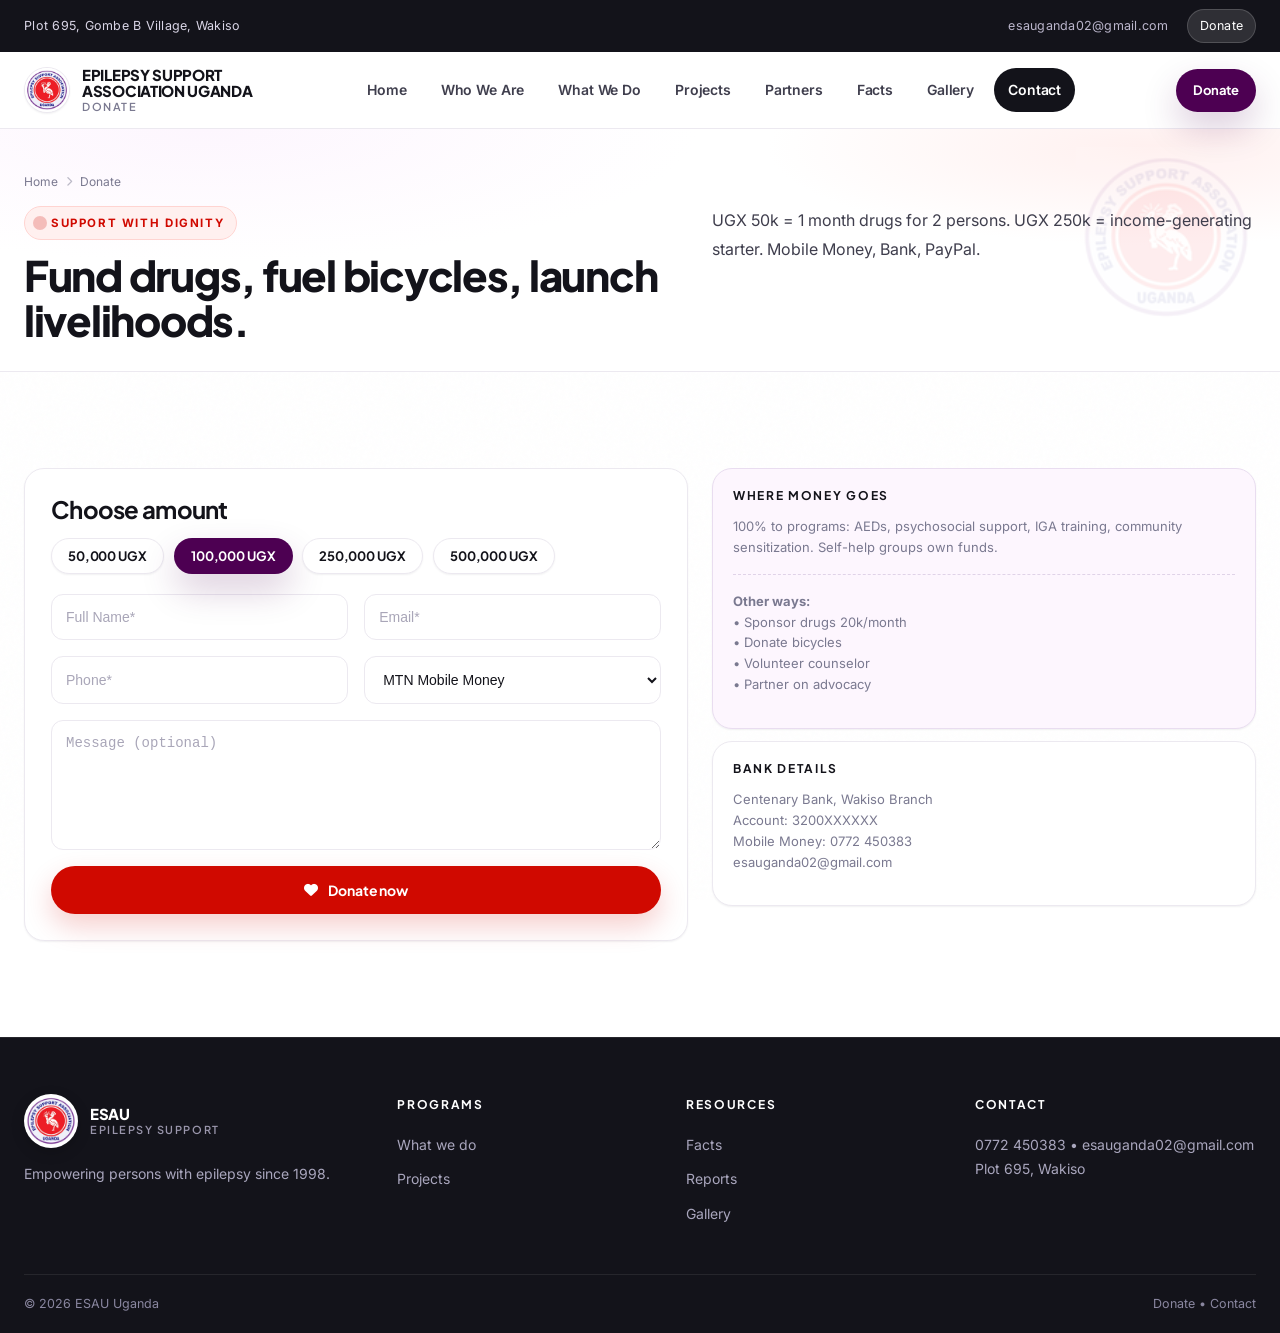
<file: donate.html>
<!DOCTYPE html>
<html lang="en"><head><meta charset="utf-8"><title>Donate — ESAU Uganda</title><meta name="viewport" content="width=device-width, initial-scale=1.0"><link rel="apple-touch-icon" href="assets/images/logo-128.png">
<link rel="icon" type="image/png" href="assets/images/logo-32.png"><link rel="stylesheet" href="assets/css/style.css"><link rel="stylesheet" href="https://cdnjs.cloudflare.com/ajax/libs/font-awesome/6.5.0/css/all.min.css"></head><body>
<div class="page-loader"><div class="loader"><div class="loader-logo" style="background:#fff;padding:4px"><img src="assets/images/logo-128.png" alt="ESAU" style="width:100%;height:100%;object-fit:cover;border-radius:8px"></div><div class="loader-bar"></div></div></div>
<div class="topbar"><div class="container"><span>Plot 695, Gombe B Village, Wakiso</span><div class="top-links"><a href="mailto:esauganda02@gmail.com">esauganda02@gmail.com</a><a href="donate.html" style="color:#fff;background:rgba(255,255,255,.12);padding:5px 12px;border-radius:999px;border:1px solid rgba(255,255,255,.16)">Donate</a></div></div></div>
<header class="site-header"><div class="container main-nav"><a class="brand" href="index.html"><img src="assets/images/logo-128.png" alt="ESAU Logo" class="brand-mark-img"><div class="brand-name">EPILEPSY SUPPORT<br>ASSOCIATION UGANDA<span>Donate</span></div></a><nav><ul class="nav-menu" id="navMenu"><li><a href="index.html">Home</a></li><li><a href="about.html">Who We Are</a></li><li><a href="services.html" >What We Do</a></li><li><a href="projects.html" >Projects</a></li><li><a href="partners.html" >Partners</a></li><li><a href="facts.html" >Facts</a></li><li><a href="gallery.html" >Gallery</a></li><li><a href="contact.html" class="active">Contact</a></li></ul></nav><div class="nav-actions"><a href="donate.html" class="btn btn-primary btn-sm">Donate</a><button class="mobile-toggle" id="menuToggle"><span></span><span></span><span></span></button></div></div></header>

<section class="page-hero" style="position:relative"><div style="position:absolute;top:18px;right:24px;opacity:.08;pointer-events:none"><img src="assets/images/logo-128.png" alt="" style="width:180px;height:180px;object-fit:contain"></div><div class="container"><div class="breadcrumb"><a href="index.html">Home</a><i class="fa fa-chevron-right"></i><span>Donate</span></div><div class="grid grid-2"><div class="reveal"><span class="kicker red"><span class="dot"></span> Support with dignity</span><h2 style="margin-top:12px">Fund drugs, fuel bicycles, launch livelihoods.</h2></div><p class="reveal" style="--d:80ms">UGX 50k = 1 month drugs for 2 persons. UGX 250k = income-generating starter. Mobile Money, Bank, PayPal.</p></div></div></section>
<section class="section"><div class="container"><div class="grid grid-2" style="align-items:start"><div class="content-card reveal"><h3>Choose amount</h3><div style="margin-top:14px;display:flex;flex-wrap:wrap;gap:10px"><button class="btn btn-ghost btn-sm">50,000 UGX</button><button class="btn btn-primary btn-sm">100,000 UGX</button><button class="btn btn-ghost btn-sm">250,000 UGX</button><button class="btn btn-ghost btn-sm">500,000 UGX</button></div><div class="form-grid" style="margin-top:20px"><input class="input" placeholder="Full Name*"><input class="input" placeholder="Email*"><input class="input" placeholder="Phone*"><select class="input"><option>MTN Mobile Money</option><option>Airtel Money</option><option>Bank Transfer</option><option>PayPal</option></select><textarea class="input textarea" style="grid-column:span 2" placeholder="Message (optional)"></textarea><button class="btn btn-red" style="grid-column:span 2"><i class="fa fa-heart"></i> Donate now</button></div></div><div class="reveal" style="--d:80ms"><div class="sidebar-card" style="background:var(--purple-50);border-color:#E9DDF0"><h4>Where money goes</h4><p class="small">100% to programs: AEDs, psychosocial support, IGA training, community sensitization. Self-help groups own funds.</p><hr style="margin:16px 0;border:0;border-top:1px dashed #E0D3E8"><p class="small"><strong>Other ways:</strong><br>• Sponsor drugs 20k/month<br>• Donate bicycles<br>• Volunteer counselor<br>• Partner on advocacy</p></div><div class="sidebar-card" style="margin-top:12px"><h4>Bank details</h4><p class="small">Centenary Bank, Wakiso Branch<br>Account: 3200XXXXXX<br>Mobile Money: 0772 450383<br>esauganda02@gmail.com</p></div></div></div></div></section>

<footer class="site-footer"><div class="container"><div class="footer-grid"><div><div class="brand" style="margin-bottom:14px"><img src="assets/images/logo-128.png" alt="ESAU Logo" class="footer-logo"><div class="brand-name" style="color:#fff">ESAU<span style="color:#9A96AC">Epilepsy Support</span></div></div><p class="footer-contact">Empowering persons with epilepsy since 1998.</p></div><div><div class="footer-title">Programs</div><div class="footer-links"><a href="services.html">What we do</a><a href="projects.html">Projects</a></div></div><div><div class="footer-title">Resources</div><div class="footer-links"><a href="facts.html">Facts</a><a href="reports.html">Reports</a><a href="gallery.html">Gallery</a></div></div><div><div class="footer-title">Contact</div><p class="footer-contact">0772 450383 • esauganda02@gmail.com<br>Plot 695, Wakiso</p></div></div><div class="footer-bottom"><div>© <span class="js-year"></span> ESAU Uganda</div><div><a href="donate.html">Donate</a> • <a href="contact.html">Contact</a></div></div></div></footer>
<div id="back-to-top"><i class="fa fa-arrow-up" style="font-size:13px"></i></div>
<script src="assets/js/main.js"></script>
</body></html>
</file>
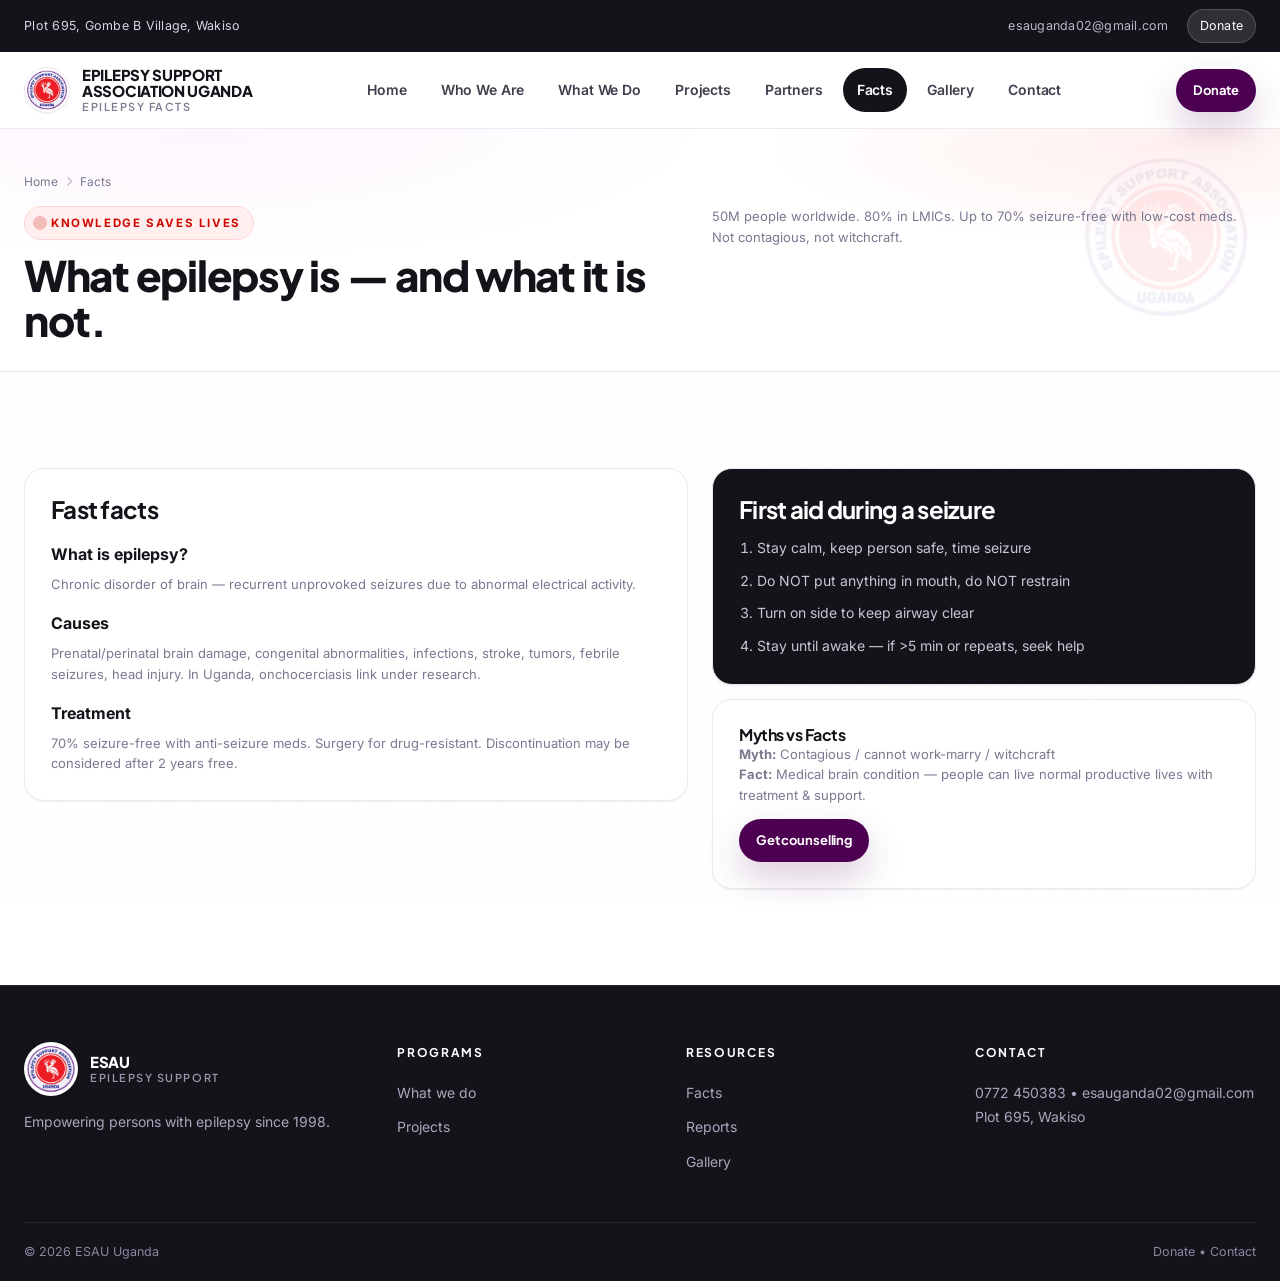
<file: facts.html>
<!DOCTYPE html>
<html lang="en"><head><meta charset="utf-8"><title>Epilepsy Facts — ESAU Uganda</title><meta name="viewport" content="width=device-width, initial-scale=1.0"><link rel="apple-touch-icon" href="assets/images/logo-128.png">
<link rel="icon" type="image/png" href="assets/images/logo-32.png"><link rel="stylesheet" href="assets/css/style.css"><link rel="stylesheet" href="https://cdnjs.cloudflare.com/ajax/libs/font-awesome/6.5.0/css/all.min.css"></head><body>
<div class="page-loader"><div class="loader"><div class="loader-logo" style="background:#fff;padding:4px"><img src="assets/images/logo-128.png" alt="ESAU" style="width:100%;height:100%;object-fit:cover;border-radius:8px"></div><div class="loader-bar"></div></div></div>
<div class="topbar"><div class="container"><span>Plot 695, Gombe B Village, Wakiso</span><div class="top-links"><a href="mailto:esauganda02@gmail.com">esauganda02@gmail.com</a><a href="donate.html" style="color:#fff;background:rgba(255,255,255,.12);padding:5px 12px;border-radius:999px;border:1px solid rgba(255,255,255,.16)">Donate</a></div></div></div>
<header class="site-header"><div class="container main-nav"><a class="brand" href="index.html"><img src="assets/images/logo-128.png" alt="ESAU Logo" class="brand-mark-img"><div class="brand-name">EPILEPSY SUPPORT<br>ASSOCIATION UGANDA<span>Epilepsy facts</span></div></a><nav><ul class="nav-menu" id="navMenu"><li><a href="index.html">Home</a></li><li><a href="about.html">Who We Are</a></li><li><a href="services.html" >What We Do</a></li><li><a href="projects.html" >Projects</a></li><li><a href="partners.html" >Partners</a></li><li><a href="facts.html" class="active">Facts</a></li><li><a href="gallery.html" >Gallery</a></li><li><a href="contact.html" >Contact</a></li></ul></nav><div class="nav-actions"><a href="donate.html" class="btn btn-primary btn-sm">Donate</a><button class="mobile-toggle" id="menuToggle"><span></span><span></span><span></span></button></div></div></header>

<section class="page-hero" style="position:relative"><div style="position:absolute;top:18px;right:24px;opacity:.08;pointer-events:none"><img src="assets/images/logo-128.png" alt="" style="width:180px;height:180px;object-fit:contain"></div><div class="container"><div class="breadcrumb"><a href="index.html">Home</a><i class="fa fa-chevron-right"></i><span>Facts</span></div><div class="grid grid-2" style="align-items:start"><div class="reveal"><span class="kicker red"><span class="dot"></span> Knowledge saves lives</span><h2 style="margin-top:12px">What epilepsy is — and what it is not.</h2></div><p class="reveal small" style="--d:80ms">50M people worldwide. 80% in LMICs. Up to 70% seizure-free with low-cost meds. Not contagious, not witchcraft.</p></div></div></section>
<section class="section"><div class="container"><div class="grid grid-2" style="align-items:start"><div class="content-card reveal"><h3>Fast facts</h3><div style="margin-top:16px;display:flex;flex-direction:column;gap:14px">
<div><strong style="color:var(--ink)">What is epilepsy?</strong><p class="small" style="margin:6px 0 0">Chronic disorder of brain — recurrent unprovoked seizures due to abnormal electrical activity.</p></div>
<div><strong style="color:var(--ink)">Causes</strong><p class="small" style="margin:6px 0 0">Prenatal/perinatal brain damage, congenital abnormalities, infections, stroke, tumors, febrile seizures, head injury. In Uganda, onchocerciasis link under research.</p></div>
<div><strong style="color:var(--ink)">Treatment</strong><p class="small" style="margin:6px 0 0">70% seizure-free with anti-seizure meds. Surgery for drug-resistant. Discontinuation may be considered after 2 years free.</p></div>
</div></div><div class="reveal" style="--d:100ms"><div class="content-card" style="background:var(--ink);color:#C9C6D6"><h3 style="color:#fff">First aid during a seizure</h3><ol style="margin:12px 0 0;padding-left:18px;display:flex;flex-direction:column;gap:8px;font-size:14px"><li>Stay calm, keep person safe, time seizure</li><li>Do NOT put anything in mouth, do NOT restrain</li><li>Turn on side to keep airway clear</li><li>Stay until awake — if >5 min or repeats, seek help</li></ol></div><div class="content-card" style="margin-top:14px"><h4>Myths vs Facts</h4><p class="small"><strong>Myth:</strong> Contagious / cannot work-marry / witchcraft<br><strong>Fact:</strong> Medical brain condition — people can live normal productive lives with treatment & support.</p><div style="margin-top:12px"><a href="contact.html" class="btn btn-primary btn-sm">Get counselling</a></div></div></div></div></div></section>

<footer class="site-footer"><div class="container"><div class="footer-grid"><div><div class="brand" style="margin-bottom:14px"><img src="assets/images/logo-128.png" alt="ESAU Logo" class="footer-logo"><div class="brand-name" style="color:#fff">ESAU<span style="color:#9A96AC">Epilepsy Support</span></div></div><p class="footer-contact">Empowering persons with epilepsy since 1998.</p></div><div><div class="footer-title">Programs</div><div class="footer-links"><a href="services.html">What we do</a><a href="projects.html">Projects</a></div></div><div><div class="footer-title">Resources</div><div class="footer-links"><a href="facts.html">Facts</a><a href="reports.html">Reports</a><a href="gallery.html">Gallery</a></div></div><div><div class="footer-title">Contact</div><p class="footer-contact">0772 450383 • esauganda02@gmail.com<br>Plot 695, Wakiso</p></div></div><div class="footer-bottom"><div>© <span class="js-year"></span> ESAU Uganda</div><div><a href="donate.html">Donate</a> • <a href="contact.html">Contact</a></div></div></div></footer>
<div id="back-to-top"><i class="fa fa-arrow-up" style="font-size:13px"></i></div>
<script src="assets/js/main.js"></script>
</body></html>
</file>
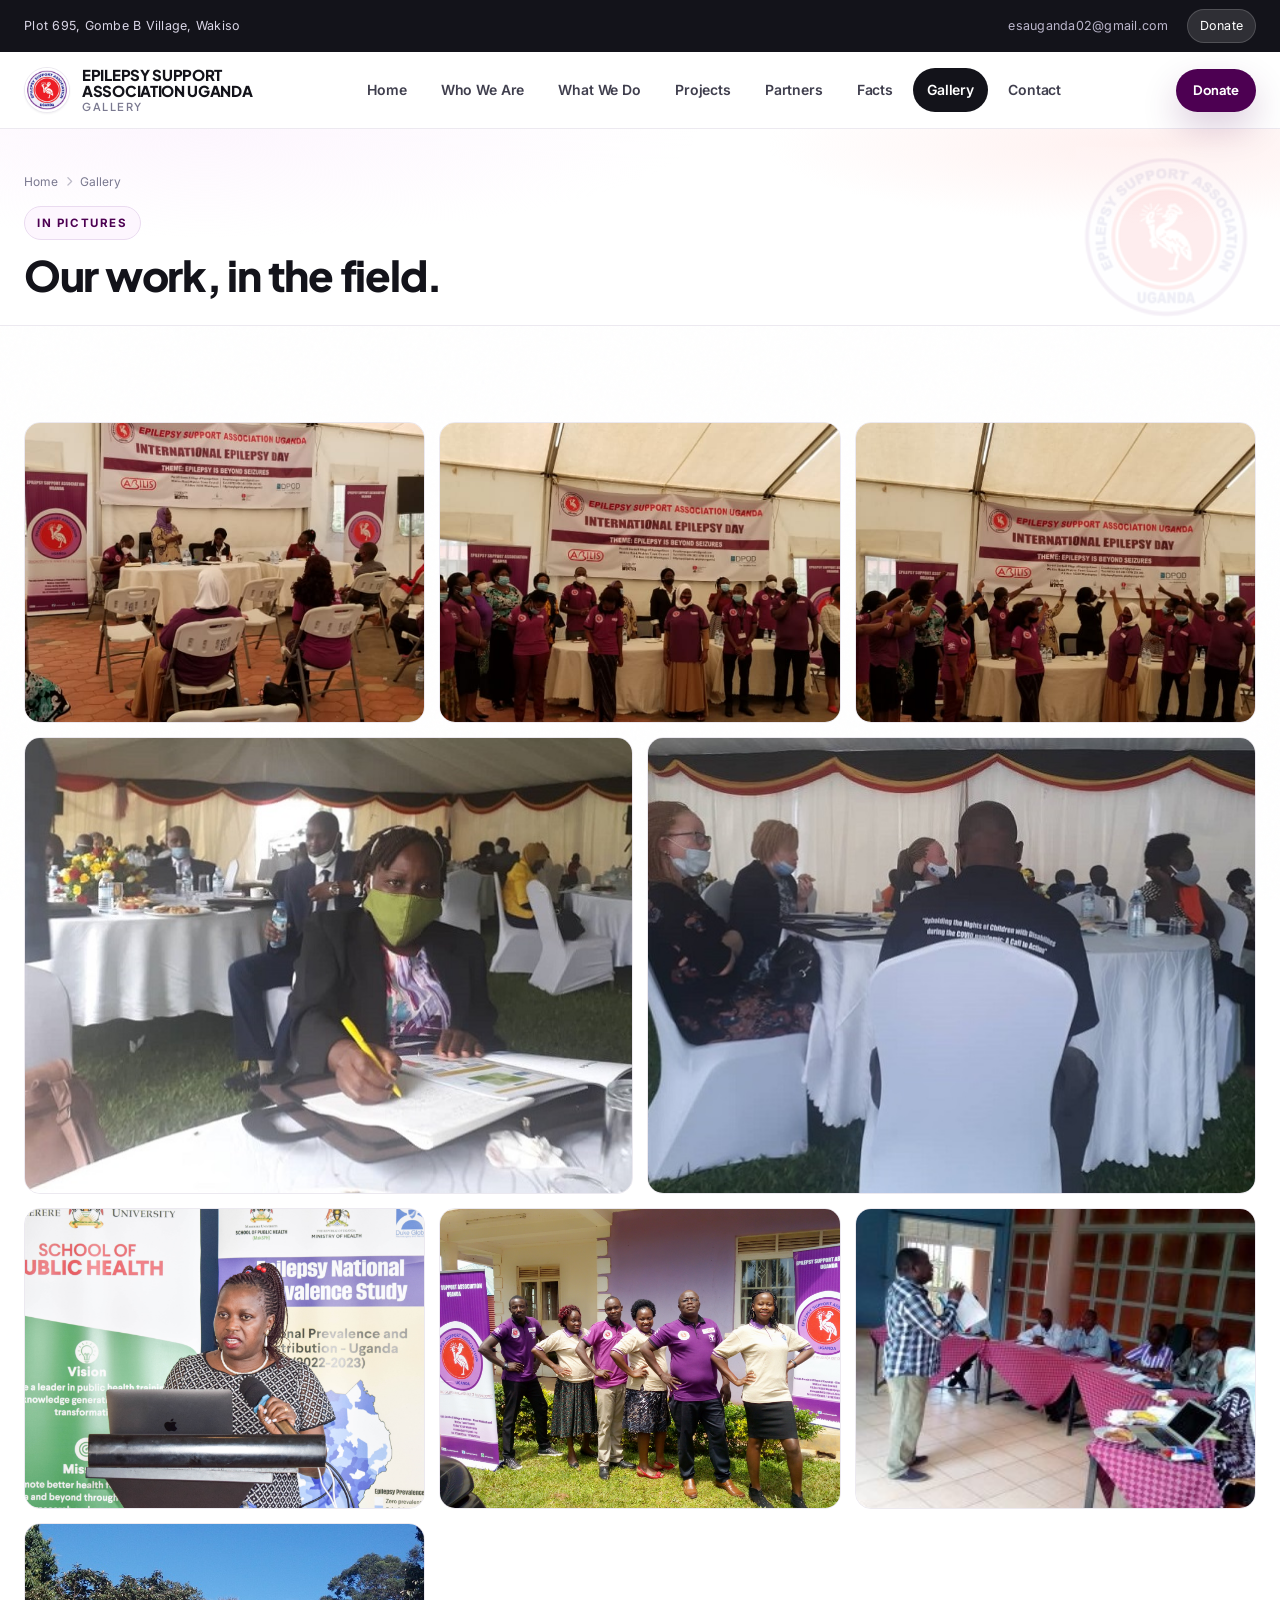
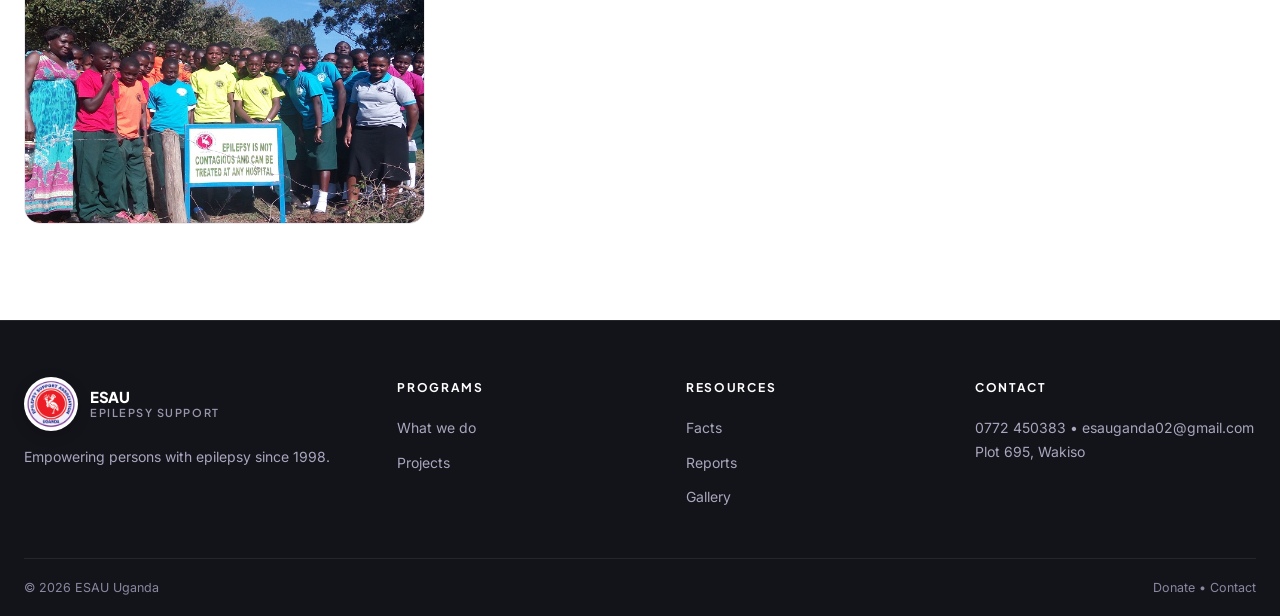
<file: gallery.html>
<!DOCTYPE html>
<html lang="en"><head><meta charset="utf-8"><title>Gallery — ESAU Uganda</title><meta name="viewport" content="width=device-width, initial-scale=1.0"><link rel="apple-touch-icon" href="assets/images/logo-128.png">
<link rel="icon" type="image/png" href="assets/images/logo-32.png"><link rel="stylesheet" href="assets/css/style.css"><link rel="stylesheet" href="https://cdnjs.cloudflare.com/ajax/libs/font-awesome/6.5.0/css/all.min.css"></head><body>
<div class="page-loader"><div class="loader"><div class="loader-logo" style="background:#fff;padding:4px"><img src="assets/images/logo-128.png" alt="ESAU" style="width:100%;height:100%;object-fit:cover;border-radius:8px"></div><div class="loader-bar"></div></div></div>
<div class="topbar"><div class="container"><span>Plot 695, Gombe B Village, Wakiso</span><div class="top-links"><a href="mailto:esauganda02@gmail.com">esauganda02@gmail.com</a><a href="donate.html" style="color:#fff;background:rgba(255,255,255,.12);padding:5px 12px;border-radius:999px;border:1px solid rgba(255,255,255,.16)">Donate</a></div></div></div>
<header class="site-header"><div class="container main-nav"><a class="brand" href="index.html"><img src="assets/images/logo-128.png" alt="ESAU Logo" class="brand-mark-img"><div class="brand-name">EPILEPSY SUPPORT<br>ASSOCIATION UGANDA<span>Gallery</span></div></a><nav><ul class="nav-menu" id="navMenu"><li><a href="index.html">Home</a></li><li><a href="about.html">Who We Are</a></li><li><a href="services.html" >What We Do</a></li><li><a href="projects.html" >Projects</a></li><li><a href="partners.html" >Partners</a></li><li><a href="facts.html" >Facts</a></li><li><a href="gallery.html" class="active">Gallery</a></li><li><a href="contact.html" >Contact</a></li></ul></nav><div class="nav-actions"><a href="donate.html" class="btn btn-primary btn-sm">Donate</a><button class="mobile-toggle" id="menuToggle"><span></span><span></span><span></span></button></div></div></header>

<section class="page-hero" style="position:relative"><div style="position:absolute;top:18px;right:24px;opacity:.08;pointer-events:none"><img src="assets/images/logo-128.png" alt="" style="width:180px;height:180px;object-fit:contain"></div><div class="container"><div class="breadcrumb"><a href="index.html">Home</a><i class="fa fa-chevron-right"></i><span>Gallery</span></div><div class="reveal"><span class="kicker">In pictures</span><h2 style="margin-top:12px">Our work, in the field.</h2></div></div></section>
<section class="section"><div class="container"><div class="gallery-grid stagger">
<div class="g-item"><img src="assets/images/IED/1.jpg"><div class="g-overlay">International Epilepsy Day</div></div>
<div class="g-item"><img src="assets/images/IED/2.jpg"><div class="g-overlay">Awareness walk</div></div>
<div class="g-item"><img src="assets/images/IED/3.jpg"><div class="g-overlay">Community outreach</div></div>
<div class="g-item"><img src="assets/images/westnile/100.jpeg"><div class="g-overlay">West Nile outreach</div></div>
<div class="g-item"><img src="assets/images/westnile/101.jpeg"><div class="g-overlay">Drug distribution</div></div>
<div class="g-item"><img src="assets/images/DSC_0497.jpg"><div class="g-overlay">Field work</div></div>
<div class="g-item"><img src="assets/images/team.jpg"><div class="g-overlay">ESAU Team</div></div>
<div class="g-item"><img src="assets/images/capacity.jpg"><div class="g-overlay">BOD training</div></div>
<div class="g-item"><img src="assets/images/home1.jpg"><div class="g-overlay">Mobilization</div></div>
</div></div></section>

<footer class="site-footer"><div class="container"><div class="footer-grid"><div><div class="brand" style="margin-bottom:14px"><img src="assets/images/logo-128.png" alt="ESAU Logo" class="footer-logo"><div class="brand-name" style="color:#fff">ESAU<span style="color:#9A96AC">Epilepsy Support</span></div></div><p class="footer-contact">Empowering persons with epilepsy since 1998.</p></div><div><div class="footer-title">Programs</div><div class="footer-links"><a href="services.html">What we do</a><a href="projects.html">Projects</a></div></div><div><div class="footer-title">Resources</div><div class="footer-links"><a href="facts.html">Facts</a><a href="reports.html">Reports</a><a href="gallery.html">Gallery</a></div></div><div><div class="footer-title">Contact</div><p class="footer-contact">0772 450383 • esauganda02@gmail.com<br>Plot 695, Wakiso</p></div></div><div class="footer-bottom"><div>© <span class="js-year"></span> ESAU Uganda</div><div><a href="donate.html">Donate</a> • <a href="contact.html">Contact</a></div></div></div></footer>
<div id="back-to-top"><i class="fa fa-arrow-up" style="font-size:13px"></i></div>
<script src="assets/js/main.js"></script>
</body></html>
</file>
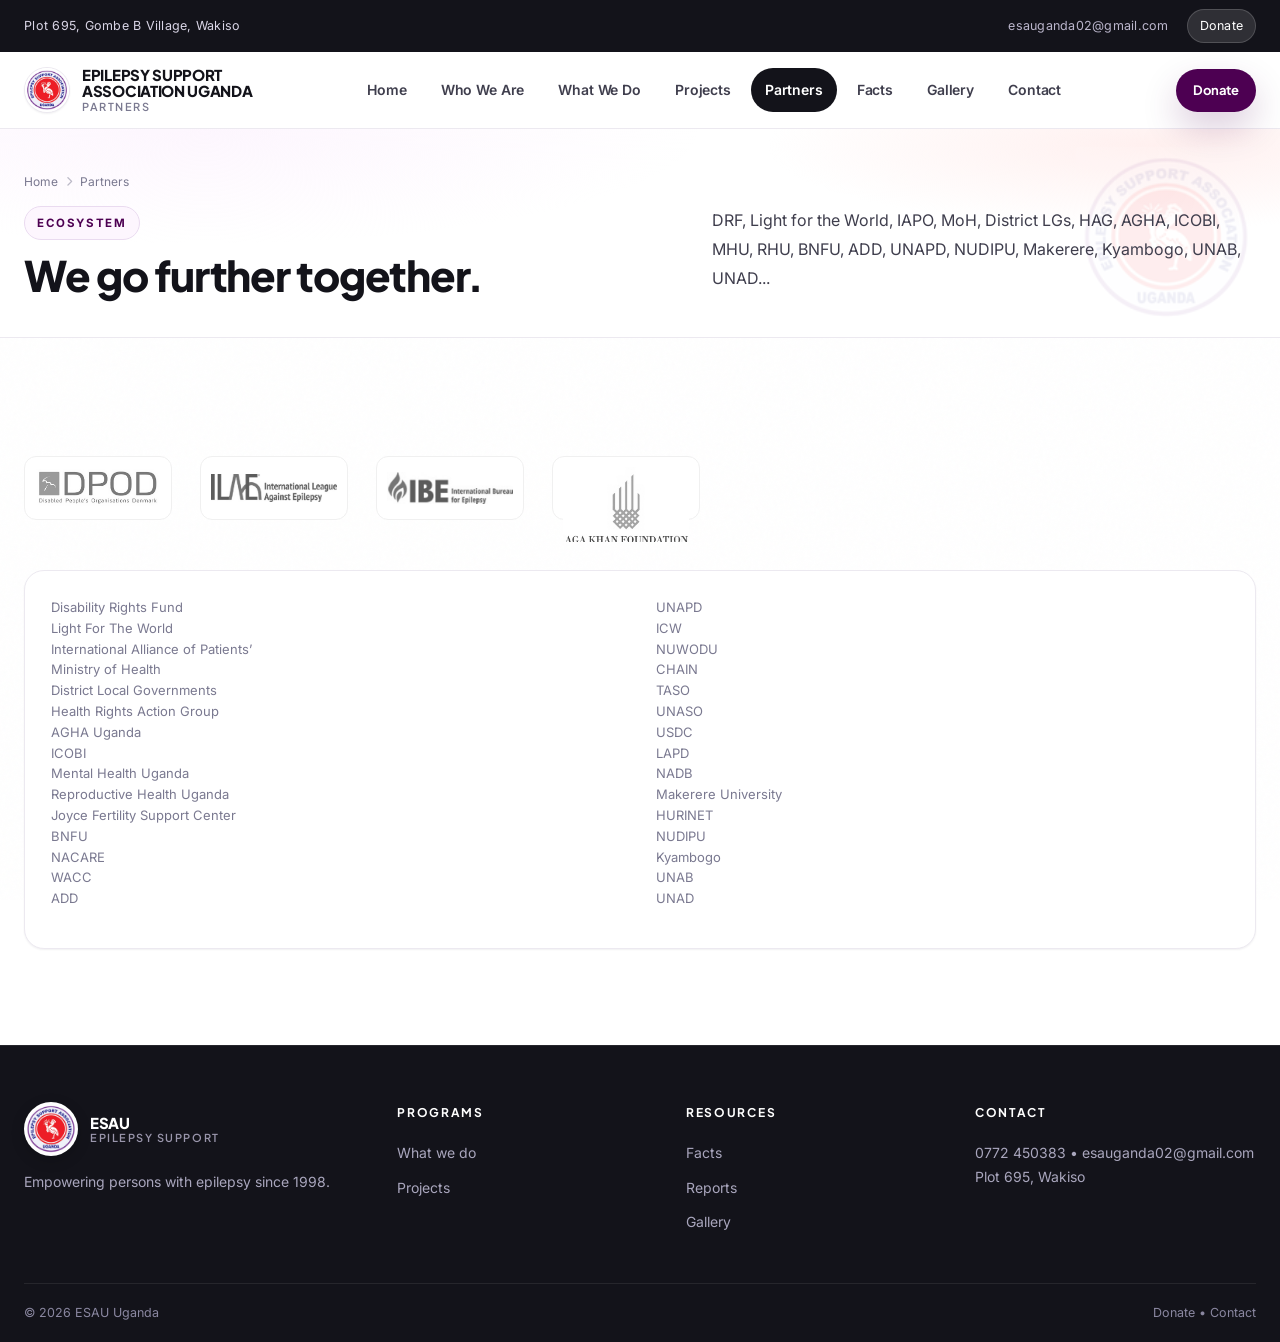
<file: partners.html>
<!DOCTYPE html>
<html lang="en"><head><meta charset="utf-8"><title>Partners — ESAU Uganda</title><meta name="viewport" content="width=device-width, initial-scale=1.0"><link rel="apple-touch-icon" href="assets/images/logo-128.png">
<link rel="icon" type="image/png" href="assets/images/logo-32.png"><link rel="stylesheet" href="assets/css/style.css"><link rel="stylesheet" href="https://cdnjs.cloudflare.com/ajax/libs/font-awesome/6.5.0/css/all.min.css"></head><body>
<div class="page-loader"><div class="loader"><div class="loader-logo" style="background:#fff;padding:4px"><img src="assets/images/logo-128.png" alt="ESAU" style="width:100%;height:100%;object-fit:cover;border-radius:8px"></div><div class="loader-bar"></div></div></div>
<div class="topbar"><div class="container"><span>Plot 695, Gombe B Village, Wakiso</span><div class="top-links"><a href="mailto:esauganda02@gmail.com">esauganda02@gmail.com</a><a href="donate.html" style="color:#fff;background:rgba(255,255,255,.12);padding:5px 12px;border-radius:999px;border:1px solid rgba(255,255,255,.16)">Donate</a></div></div></div>
<header class="site-header"><div class="container main-nav"><a class="brand" href="index.html"><img src="assets/images/logo-128.png" alt="ESAU Logo" class="brand-mark-img"><div class="brand-name">EPILEPSY SUPPORT<br>ASSOCIATION UGANDA<span>Partners</span></div></a><nav><ul class="nav-menu" id="navMenu"><li><a href="index.html">Home</a></li><li><a href="about.html">Who We Are</a></li><li><a href="services.html" >What We Do</a></li><li><a href="projects.html" >Projects</a></li><li><a href="partners.html" class="active">Partners</a></li><li><a href="facts.html" >Facts</a></li><li><a href="gallery.html" >Gallery</a></li><li><a href="contact.html" >Contact</a></li></ul></nav><div class="nav-actions"><a href="donate.html" class="btn btn-primary btn-sm">Donate</a><button class="mobile-toggle" id="menuToggle"><span></span><span></span><span></span></button></div></div></header>

<section class="page-hero" style="position:relative"><div style="position:absolute;top:18px;right:24px;opacity:.08;pointer-events:none"><img src="assets/images/logo-128.png" alt="" style="width:180px;height:180px;object-fit:contain"></div><div class="container"><div class="breadcrumb"><a href="index.html">Home</a><i class="fa fa-chevron-right"></i><span>Partners</span></div><div class="grid grid-2"><div class="reveal"><span class="kicker">Ecosystem</span><h2 style="margin-top:12px">We go further together.</h2></div><p class="reveal" style="--d:80ms">DRF, Light for the World, IAPO, MoH, District LGs, HAG, AGHA, ICOBI, MHU, RHU, BNFU, ADD, UNAPD, NUDIPU, Makerere, Kyambogo, UNAB, UNAD...</p></div></div></section>
<section class="section"><div class="container"><div class="partners-track" style="flex-wrap:wrap"><div class="partner-logo"><img src="assets/images/pat1.jpg"></div><div class="partner-logo"><img src="assets/images/pat2.jpg"></div><div class="partner-logo"><img src="assets/images/pat3.jpg"></div><div class="partner-logo"><img src="assets/images/pat4.jpg"></div></div>
<div style="margin-top:28px" class="content-card"><p class="small" style="columns:2;column-gap:32px">Disability Rights Fund<br>Light For The World<br>International Alliance of Patients’<br>Ministry of Health<br>District Local Governments<br>Health Rights Action Group<br>AGHA Uganda<br>ICOBI<br>Mental Health Uganda<br>Reproductive Health Uganda<br>Joyce Fertility Support Center<br>BNFU<br>NACARE<br>WACC<br>ADD<br>UNAPD<br>ICW<br>NUWODU<br>CHAIN<br>TASO<br>UNASO<br>USDC<br>LAPD<br>NADB<br>Makerere University<br>HURINET<br>NUDIPU<br>Kyambogo<br>UNAB<br>UNAD</p></div></div></section>

<footer class="site-footer"><div class="container"><div class="footer-grid"><div><div class="brand" style="margin-bottom:14px"><img src="assets/images/logo-128.png" alt="ESAU Logo" class="footer-logo"><div class="brand-name" style="color:#fff">ESAU<span style="color:#9A96AC">Epilepsy Support</span></div></div><p class="footer-contact">Empowering persons with epilepsy since 1998.</p></div><div><div class="footer-title">Programs</div><div class="footer-links"><a href="services.html">What we do</a><a href="projects.html">Projects</a></div></div><div><div class="footer-title">Resources</div><div class="footer-links"><a href="facts.html">Facts</a><a href="reports.html">Reports</a><a href="gallery.html">Gallery</a></div></div><div><div class="footer-title">Contact</div><p class="footer-contact">0772 450383 • esauganda02@gmail.com<br>Plot 695, Wakiso</p></div></div><div class="footer-bottom"><div>© <span class="js-year"></span> ESAU Uganda</div><div><a href="donate.html">Donate</a> • <a href="contact.html">Contact</a></div></div></div></footer>
<div id="back-to-top"><i class="fa fa-arrow-up" style="font-size:13px"></i></div>
<script src="assets/js/main.js"></script>
</body></html>
</file>
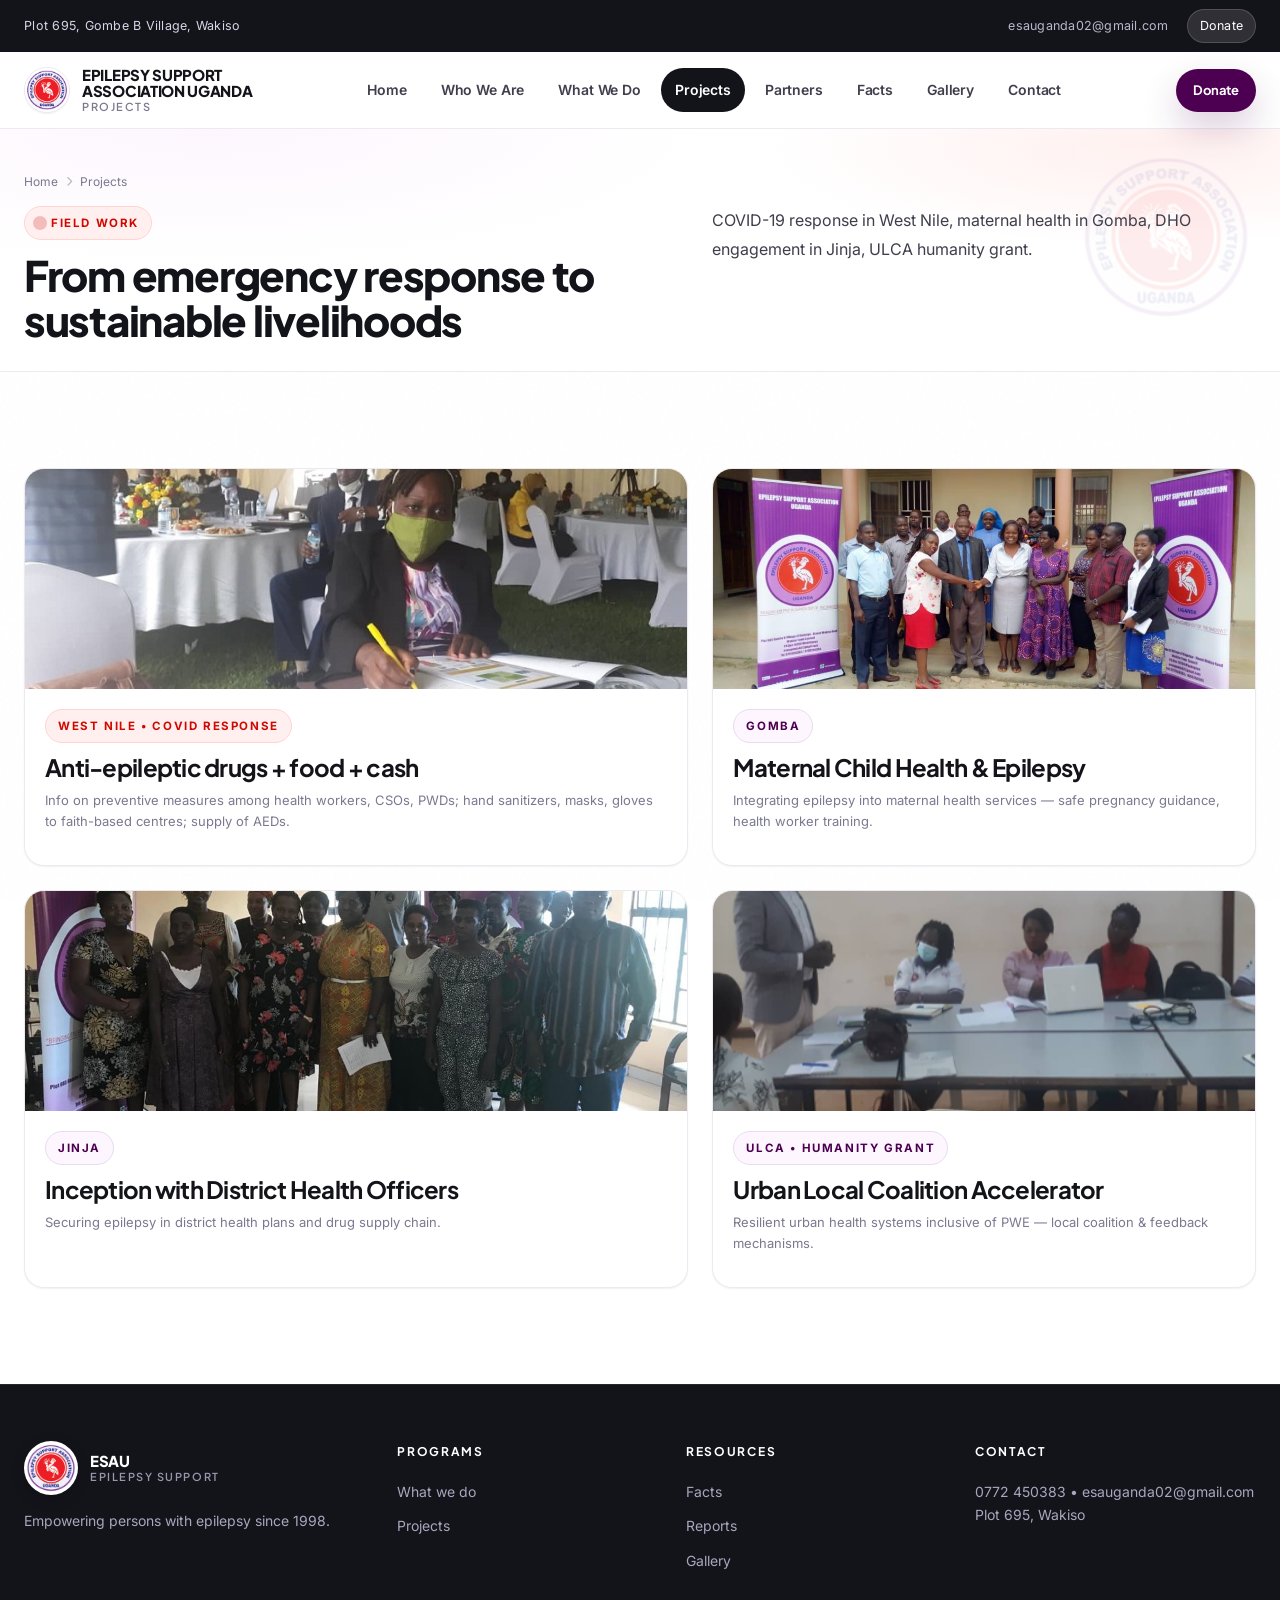
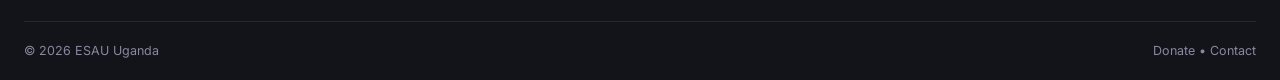
<file: projects.html>
<!DOCTYPE html>
<html lang="en"><head><meta charset="utf-8"><title>Projects — ESAU Uganda</title><meta name="viewport" content="width=device-width, initial-scale=1.0"><link rel="apple-touch-icon" href="assets/images/logo-128.png">
<link rel="icon" type="image/png" href="assets/images/logo-32.png"><link rel="stylesheet" href="assets/css/style.css"><link rel="stylesheet" href="https://cdnjs.cloudflare.com/ajax/libs/font-awesome/6.5.0/css/all.min.css"></head><body>
<div class="page-loader"><div class="loader"><div class="loader-logo" style="background:#fff;padding:4px"><img src="assets/images/logo-128.png" alt="ESAU" style="width:100%;height:100%;object-fit:cover;border-radius:8px"></div><div class="loader-bar"></div></div></div>
<div class="topbar"><div class="container"><span>Plot 695, Gombe B Village, Wakiso</span><div class="top-links"><a href="mailto:esauganda02@gmail.com">esauganda02@gmail.com</a><a href="donate.html" style="color:#fff;background:rgba(255,255,255,.12);padding:5px 12px;border-radius:999px;border:1px solid rgba(255,255,255,.16)">Donate</a></div></div></div>
<header class="site-header"><div class="container main-nav"><a class="brand" href="index.html"><img src="assets/images/logo-128.png" alt="ESAU Logo" class="brand-mark-img"><div class="brand-name">EPILEPSY SUPPORT<br>ASSOCIATION UGANDA<span>Projects</span></div></a><nav><ul class="nav-menu" id="navMenu"><li><a href="index.html">Home</a></li><li><a href="about.html">Who We Are</a></li><li><a href="services.html" >What We Do</a></li><li><a href="projects.html" class="active">Projects</a></li><li><a href="partners.html" >Partners</a></li><li><a href="facts.html" >Facts</a></li><li><a href="gallery.html" >Gallery</a></li><li><a href="contact.html" >Contact</a></li></ul></nav><div class="nav-actions"><a href="donate.html" class="btn btn-primary btn-sm">Donate</a><button class="mobile-toggle" id="menuToggle"><span></span><span></span><span></span></button></div></div></header>

<section class="page-hero" style="position:relative"><div style="position:absolute;top:18px;right:24px;opacity:.08;pointer-events:none"><img src="assets/images/logo-128.png" alt="" style="width:180px;height:180px;object-fit:contain"></div><div class="container"><div class="breadcrumb"><a href="index.html">Home</a><i class="fa fa-chevron-right"></i><span>Projects</span></div><div class="grid grid-2"><div class="reveal"><span class="kicker red"><span class="dot"></span> Field work</span><h2 style="margin-top:12px">From emergency response to sustainable livelihoods</h2></div><p class="reveal" style="--d:80ms">COVID-19 response in West Nile, maternal health in Gomba, DHO engagement in Jinja, ULCA humanity grant.</p></div></div></section>
<section class="section"><div class="container"><div class="grid grid-2 stagger">
<div class="content-card" style="padding:0;overflow:hidden"><img src="assets/images/westnile/100.jpeg" style="height:220px;object-fit:cover;width:100%"><div style="padding:20px"><span class="kicker red">West Nile • COVID Response</span><h3 style="margin-top:10px">Anti-epileptic drugs + food + cash</h3><p class="small" style="margin-top:8px">Info on preventive measures among health workers, CSOs, PWDs; hand sanitizers, masks, gloves to faith-based centres; supply of AEDs.</p></div></div>
<div class="content-card" style="padding:0;overflow:hidden"><img src="assets/images/11.jpeg" style="height:220px;object-fit:cover;width:100%"><div style="padding:20px"><span class="kicker">Gomba</span><h3 style="margin-top:10px">Maternal Child Health & Epilepsy</h3><p class="small" style="margin-top:8px">Integrating epilepsy into maternal health services — safe pregnancy guidance, health worker training.</p></div></div>
<div class="content-card" style="padding:0;overflow:hidden"><img src="assets/images/12.jpeg" style="height:220px;object-fit:cover;width:100%"><div style="padding:20px"><span class="kicker">Jinja</span><h3 style="margin-top:10px">Inception with District Health Officers</h3><p class="small" style="margin-top:8px">Securing epilepsy in district health plans and drug supply chain.</p></div></div>
<div class="content-card" style="padding:0;overflow:hidden"><img src="assets/images/highlight.png" style="height:220px;object-fit:cover;width:100%"><div style="padding:20px"><span class="kicker">ULCA • Humanity Grant</span><h3 style="margin-top:10px">Urban Local Coalition Accelerator</h3><p class="small" style="margin-top:8px">Resilient urban health systems inclusive of PWE — local coalition & feedback mechanisms.</p></div></div>
</div></div></section>

<footer class="site-footer"><div class="container"><div class="footer-grid"><div><div class="brand" style="margin-bottom:14px"><img src="assets/images/logo-128.png" alt="ESAU Logo" class="footer-logo"><div class="brand-name" style="color:#fff">ESAU<span style="color:#9A96AC">Epilepsy Support</span></div></div><p class="footer-contact">Empowering persons with epilepsy since 1998.</p></div><div><div class="footer-title">Programs</div><div class="footer-links"><a href="services.html">What we do</a><a href="projects.html">Projects</a></div></div><div><div class="footer-title">Resources</div><div class="footer-links"><a href="facts.html">Facts</a><a href="reports.html">Reports</a><a href="gallery.html">Gallery</a></div></div><div><div class="footer-title">Contact</div><p class="footer-contact">0772 450383 • esauganda02@gmail.com<br>Plot 695, Wakiso</p></div></div><div class="footer-bottom"><div>© <span class="js-year"></span> ESAU Uganda</div><div><a href="donate.html">Donate</a> • <a href="contact.html">Contact</a></div></div></div></footer>
<div id="back-to-top"><i class="fa fa-arrow-up" style="font-size:13px"></i></div>
<script src="assets/js/main.js"></script>
</body></html>
</file>
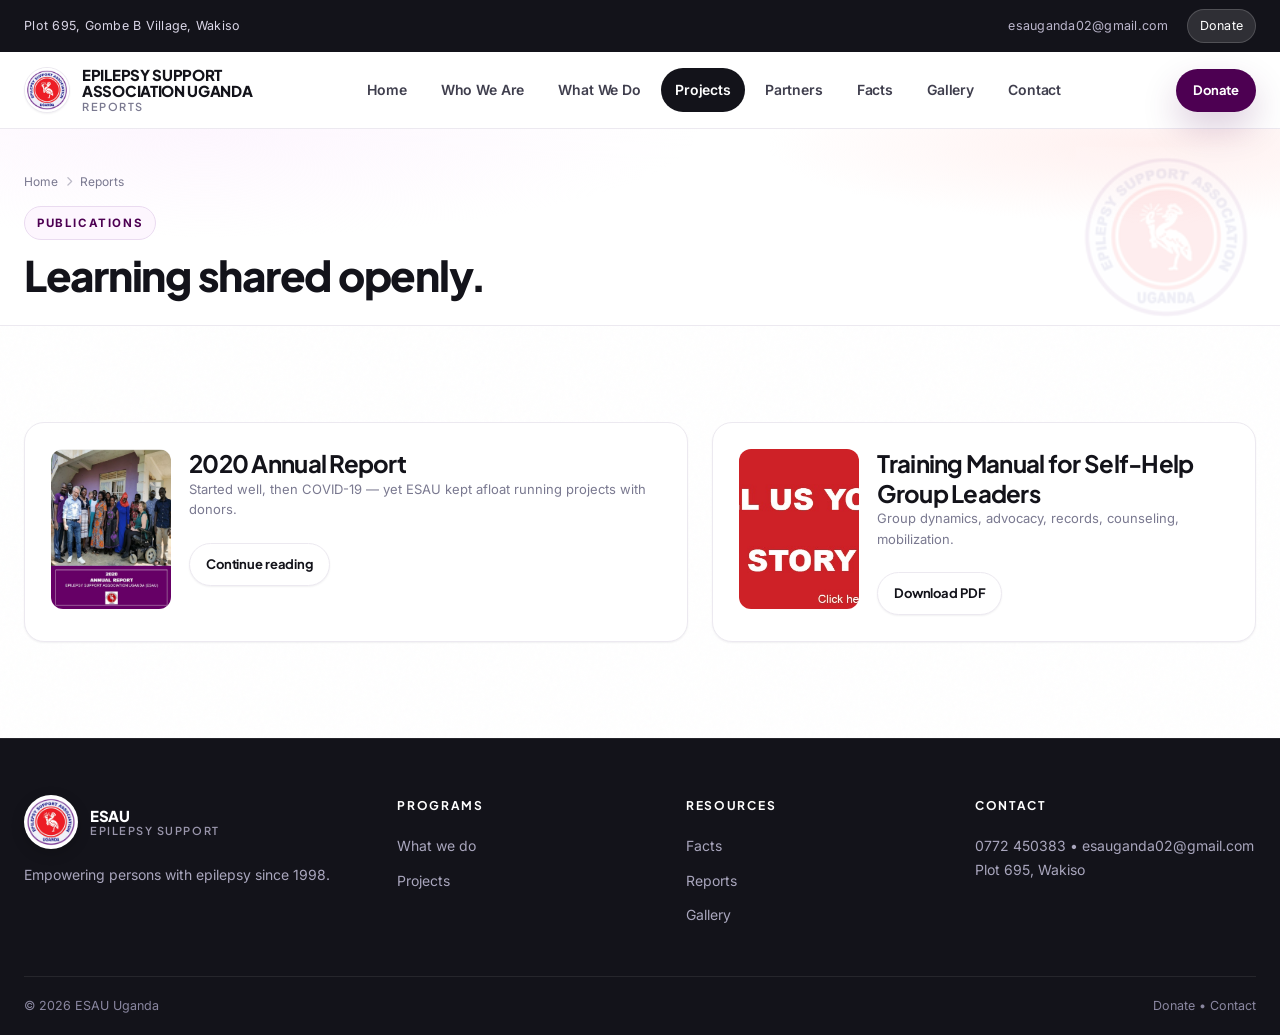
<file: reports.html>
<!DOCTYPE html>
<html lang="en"><head><meta charset="utf-8"><title>Reports — ESAU Uganda</title><meta name="viewport" content="width=device-width, initial-scale=1.0"><link rel="apple-touch-icon" href="assets/images/logo-128.png">
<link rel="icon" type="image/png" href="assets/images/logo-32.png"><link rel="stylesheet" href="assets/css/style.css"><link rel="stylesheet" href="https://cdnjs.cloudflare.com/ajax/libs/font-awesome/6.5.0/css/all.min.css"></head><body>
<div class="page-loader"><div class="loader"><div class="loader-logo" style="background:#fff;padding:4px"><img src="assets/images/logo-128.png" alt="ESAU" style="width:100%;height:100%;object-fit:cover;border-radius:8px"></div><div class="loader-bar"></div></div></div>
<div class="topbar"><div class="container"><span>Plot 695, Gombe B Village, Wakiso</span><div class="top-links"><a href="mailto:esauganda02@gmail.com">esauganda02@gmail.com</a><a href="donate.html" style="color:#fff;background:rgba(255,255,255,.12);padding:5px 12px;border-radius:999px;border:1px solid rgba(255,255,255,.16)">Donate</a></div></div></div>
<header class="site-header"><div class="container main-nav"><a class="brand" href="index.html"><img src="assets/images/logo-128.png" alt="ESAU Logo" class="brand-mark-img"><div class="brand-name">EPILEPSY SUPPORT<br>ASSOCIATION UGANDA<span>Reports</span></div></a><nav><ul class="nav-menu" id="navMenu"><li><a href="index.html">Home</a></li><li><a href="about.html">Who We Are</a></li><li><a href="services.html" >What We Do</a></li><li><a href="projects.html" class="active">Projects</a></li><li><a href="partners.html" >Partners</a></li><li><a href="facts.html" >Facts</a></li><li><a href="gallery.html" >Gallery</a></li><li><a href="contact.html" >Contact</a></li></ul></nav><div class="nav-actions"><a href="donate.html" class="btn btn-primary btn-sm">Donate</a><button class="mobile-toggle" id="menuToggle"><span></span><span></span><span></span></button></div></div></header>

<section class="page-hero" style="position:relative"><div style="position:absolute;top:18px;right:24px;opacity:.08;pointer-events:none"><img src="assets/images/logo-128.png" alt="" style="width:180px;height:180px;object-fit:contain"></div><div class="container"><div class="breadcrumb"><a href="index.html">Home</a><i class="fa fa-chevron-right"></i><span>Reports</span></div><div class="reveal"><span class="kicker">Publications</span><h2 style="margin-top:12px">Learning shared openly.</h2></div></div></section>
<section class="section"><div class="container"><div class="grid grid-2 stagger"><div class="content-card" style="display:flex;gap:18px"><img src="assets/images/report.jpg" style="width:120px;height:160px;object-fit:cover;border-radius:12px"><div><h3>2020 Annual Report</h3><p class="small">Started well, then COVID-19 — yet ESAU kept afloat running projects with donors.</p><a href="#" class="btn btn-ghost btn-sm" style="margin-top:10px">Continue reading</a></div></div><div class="content-card" style="display:flex;gap:18px"><img src="assets/images/tell.jpg" style="width:120px;height:160px;object-fit:cover;border-radius:12px"><div><h3>Training Manual for Self-Help Group Leaders</h3><p class="small">Group dynamics, advocacy, records, counseling, mobilization.</p><a href="#" class="btn btn-ghost btn-sm" style="margin-top:10px">Download PDF</a></div></div></div></div></section>

<footer class="site-footer"><div class="container"><div class="footer-grid"><div><div class="brand" style="margin-bottom:14px"><img src="assets/images/logo-128.png" alt="ESAU Logo" class="footer-logo"><div class="brand-name" style="color:#fff">ESAU<span style="color:#9A96AC">Epilepsy Support</span></div></div><p class="footer-contact">Empowering persons with epilepsy since 1998.</p></div><div><div class="footer-title">Programs</div><div class="footer-links"><a href="services.html">What we do</a><a href="projects.html">Projects</a></div></div><div><div class="footer-title">Resources</div><div class="footer-links"><a href="facts.html">Facts</a><a href="reports.html">Reports</a><a href="gallery.html">Gallery</a></div></div><div><div class="footer-title">Contact</div><p class="footer-contact">0772 450383 • esauganda02@gmail.com<br>Plot 695, Wakiso</p></div></div><div class="footer-bottom"><div>© <span class="js-year"></span> ESAU Uganda</div><div><a href="donate.html">Donate</a> • <a href="contact.html">Contact</a></div></div></div></footer>
<div id="back-to-top"><i class="fa fa-arrow-up" style="font-size:13px"></i></div>
<script src="assets/js/main.js"></script>
</body></html>
</file>
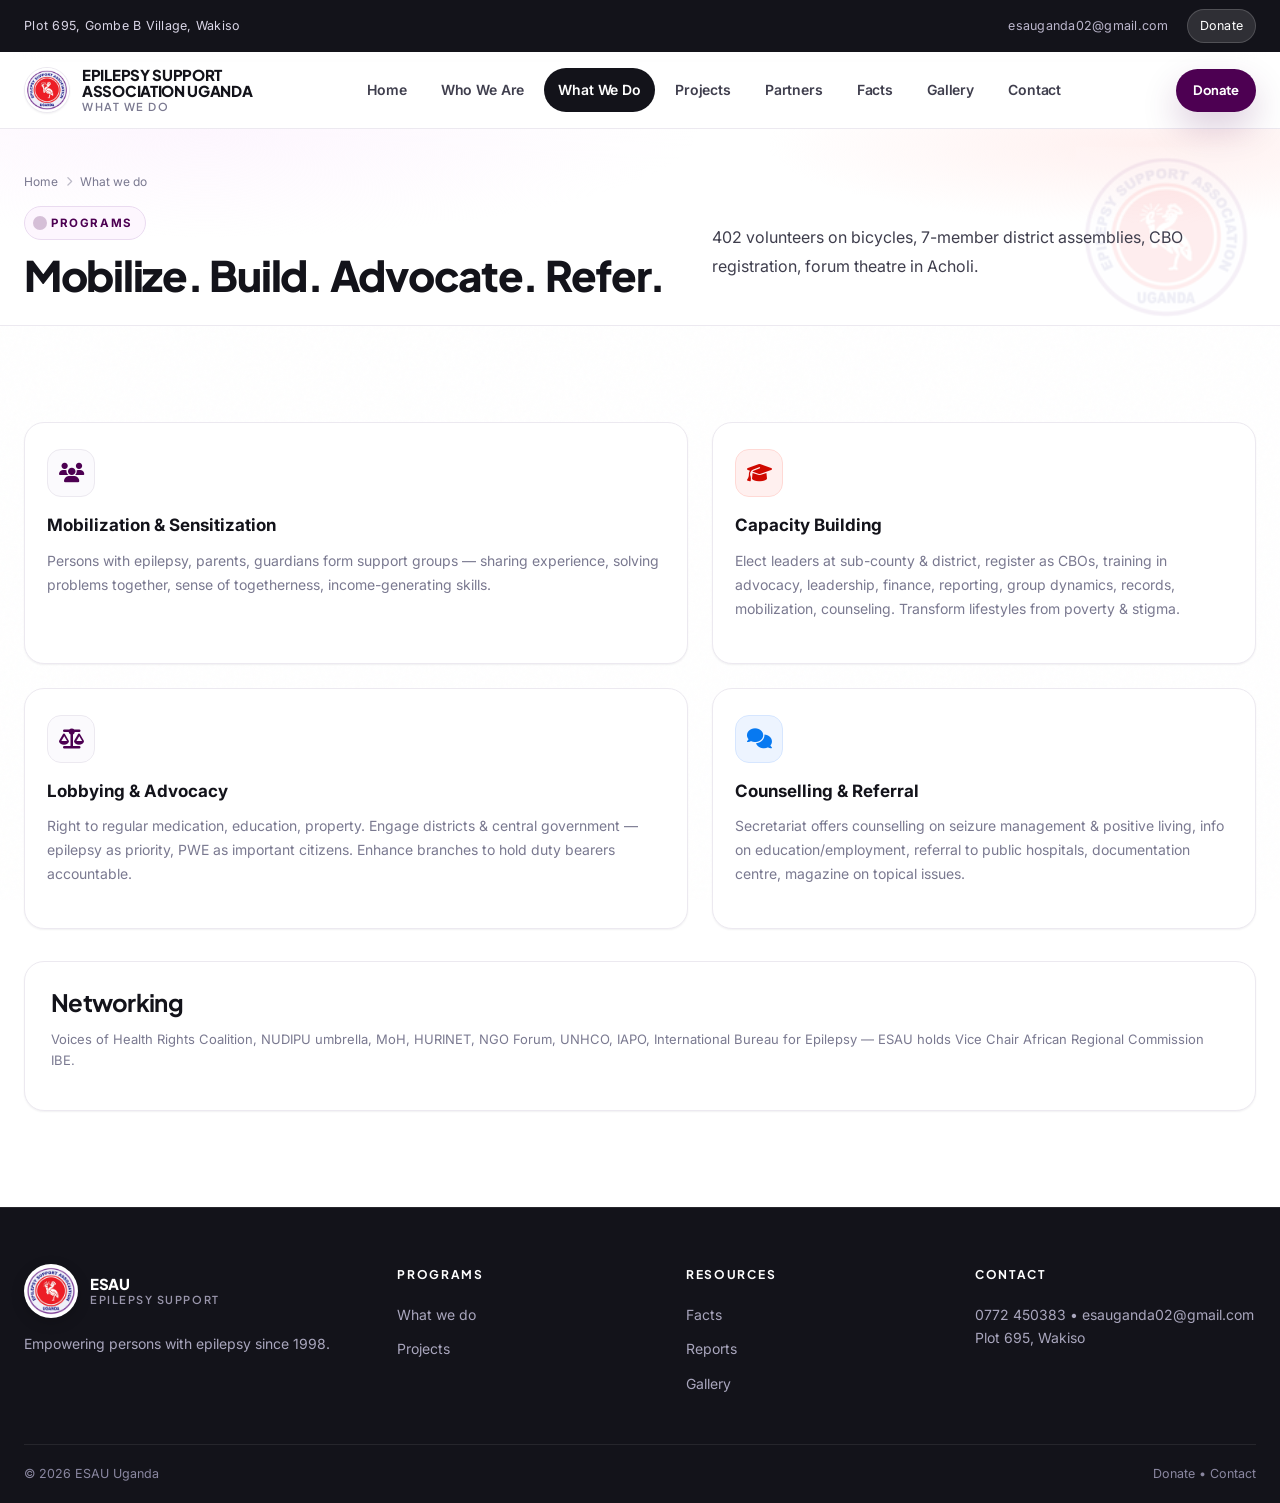
<file: services.html>
<!DOCTYPE html>
<html lang="en"><head><meta charset="utf-8"><title>What We Do — ESAU Uganda</title><meta name="viewport" content="width=device-width, initial-scale=1.0"><link rel="apple-touch-icon" href="assets/images/logo-128.png">
<link rel="icon" type="image/png" href="assets/images/logo-32.png"><link rel="stylesheet" href="assets/css/style.css"><link rel="stylesheet" href="https://cdnjs.cloudflare.com/ajax/libs/font-awesome/6.5.0/css/all.min.css"></head><body>
<div class="page-loader"><div class="loader"><div class="loader-logo" style="background:#fff;padding:4px"><img src="assets/images/logo-128.png" alt="ESAU" style="width:100%;height:100%;object-fit:cover;border-radius:8px"></div><div class="loader-bar"></div></div></div>
<div class="topbar"><div class="container"><span>Plot 695, Gombe B Village, Wakiso</span><div class="top-links"><a href="mailto:esauganda02@gmail.com">esauganda02@gmail.com</a><a href="donate.html" style="color:#fff;background:rgba(255,255,255,.12);padding:5px 12px;border-radius:999px;border:1px solid rgba(255,255,255,.16)">Donate</a></div></div></div>
<header class="site-header"><div class="container main-nav"><a class="brand" href="index.html"><img src="assets/images/logo-128.png" alt="ESAU Logo" class="brand-mark-img"><div class="brand-name">EPILEPSY SUPPORT<br>ASSOCIATION UGANDA<span>What we do</span></div></a><nav><ul class="nav-menu" id="navMenu"><li><a href="index.html">Home</a></li><li><a href="about.html">Who We Are</a></li><li><a href="services.html" class="active">What We Do</a></li><li><a href="projects.html" >Projects</a></li><li><a href="partners.html" >Partners</a></li><li><a href="facts.html" >Facts</a></li><li><a href="gallery.html" >Gallery</a></li><li><a href="contact.html" >Contact</a></li></ul></nav><div class="nav-actions"><a href="donate.html" class="btn btn-primary btn-sm">Donate</a><button class="mobile-toggle" id="menuToggle"><span></span><span></span><span></span></button></div></div></header>

<section class="page-hero" style="position:relative"><div style="position:absolute;top:18px;right:24px;opacity:.08;pointer-events:none"><img src="assets/images/logo-128.png" alt="" style="width:180px;height:180px;object-fit:contain"></div><div class="container"><div class="breadcrumb"><a href="index.html">Home</a><i class="fa fa-chevron-right"></i><span>What we do</span></div><div class="grid grid-2" style="align-items:end"><div class="reveal"><span class="kicker"><span class="dot"></span> Programs</span><h2 style="margin-top:12px">Mobilize. Build. Advocate. Refer.</h2></div><p class="reveal" style="--d:80ms">402 volunteers on bicycles, 7-member district assemblies, CBO registration, forum theatre in Acholi.</p></div></div></section>
<section class="section"><div class="container"><div class="grid grid-2 stagger">
<div class="program-card"><div class="prog-icon"><i class="fa fa-users"></i></div><div class="prog-title">Mobilization & Sensitization</div><p class="prog-desc">Persons with epilepsy, parents, guardians form support groups — sharing experience, solving problems together, sense of togetherness, income-generating skills.</p></div>
<div class="program-card"><div class="prog-icon" style="background:#FFF0EF;border-color:#FFD9D5;color:var(--red-700)"><i class="fa fa-graduation-cap"></i></div><div class="prog-title">Capacity Building</div><p class="prog-desc">Elect leaders at sub-county & district, register as CBOs, training in advocacy, leadership, finance, reporting, group dynamics, records, mobilization, counseling. Transform lifestyles from poverty & stigma.</p></div>
<div class="program-card"><div class="prog-icon"><i class="fa fa-scale-balanced"></i></div><div class="prog-title">Lobbying & Advocacy</div><p class="prog-desc">Right to regular medication, education, property. Engage districts & central government — epilepsy as priority, PWE as important citizens. Enhance branches to hold duty bearers accountable.</p></div>
<div class="program-card"><div class="prog-icon" style="background:#EDF4FF;border-color:#D6E6FF;color:var(--blue-600)"><i class="fa fa-comments"></i></div><div class="prog-title">Counselling & Referral</div><p class="prog-desc">Secretariat offers counselling on seizure management & positive living, info on education/employment, referral to public hospitals, documentation centre, magazine on topical issues.</p></div>
</div>
<div style="margin-top:32px" class="content-card reveal"><h3 style="margin-bottom:12px">Networking</h3><p class="small">Voices of Health Rights Coalition, NUDIPU umbrella, MoH, HURINET, NGO Forum, UNHCO, IAPO, International Bureau for Epilepsy — ESAU holds Vice Chair African Regional Commission IBE.</p></div>
</div></section>

<footer class="site-footer"><div class="container"><div class="footer-grid"><div><div class="brand" style="margin-bottom:14px"><img src="assets/images/logo-128.png" alt="ESAU Logo" class="footer-logo"><div class="brand-name" style="color:#fff">ESAU<span style="color:#9A96AC">Epilepsy Support</span></div></div><p class="footer-contact">Empowering persons with epilepsy since 1998.</p></div><div><div class="footer-title">Programs</div><div class="footer-links"><a href="services.html">What we do</a><a href="projects.html">Projects</a></div></div><div><div class="footer-title">Resources</div><div class="footer-links"><a href="facts.html">Facts</a><a href="reports.html">Reports</a><a href="gallery.html">Gallery</a></div></div><div><div class="footer-title">Contact</div><p class="footer-contact">0772 450383 • esauganda02@gmail.com<br>Plot 695, Wakiso</p></div></div><div class="footer-bottom"><div>© <span class="js-year"></span> ESAU Uganda</div><div><a href="donate.html">Donate</a> • <a href="contact.html">Contact</a></div></div></div></footer>
<div id="back-to-top"><i class="fa fa-arrow-up" style="font-size:13px"></i></div>
<script src="assets/js/main.js"></script>
</body></html>
</file>
<file: assets/css/style.css>
/*!
 * ESAU — Premium Agency Redesign 2026
 * Vision: trust, innovation, professionalism, excellence
 * Brand: purple #4D0052 + red #D00900 (refined)
 * Typography: Plus Jakarta Sans (headings) + Inter (body) — premium corporate
 * System: 12-col, 1280px max, 24px gutter, soft depth, refined motion
 */

@import url('https://fonts.googleapis.com/css2?family=Plus+Jakarta+Sans:wght@400;500;600;700;800&family=Inter:wght@400;500;600;700&display=swap');

:root{
  /* Brand refined - stays recognizable */
  --purple-950:#260126;
  --purple-900:#320235;
  --purple-800:#4D0052;
  --purple-700:#6B2F71;
  --purple-600:#83478A;
  --purple-100:#F3E8F5;
  --purple-50:#FDF6FE;
  --red-700:#D00900;
  --red-600:#E53926;
  --red-50:#FFF0EF;
  --blue-600:#0779f1;
  --blue-700:#055FBB;
  --ink:#13131A;
  --ink-soft:#3F3E4D;
  --ink-mute:#7A7990;
  --line:#ECE9F0;
  --line-strong:#DDD9E6;
  --paper:#FFFFFF;
  --paper-soft:#FBFAFD;
  --paper-tint:#F8F5FA;
  --radius-xs:10px;
  --radius-sm:14px;
  --radius:20px;
  --radius-lg:28px;
  --radius-pill:999px;
  --shadow-2xs:0 1px 2px rgba(20,8,28,.06);
  --shadow-xs:0 3px 12px rgba(20,8,28,.07);
  --shadow-sm:0 8px 24px rgba(20,8,28,.08);
  --shadow:0 16px 40px rgba(20,8,28,.12);
  --shadow-lg:0 28px 64px rgba(20,8,28,.16);
  --shadow-purple:0 16px 36px rgba(77,0,82,.20);
  --shadow-red:0 12px 28px rgba(208,9,0,.20);
  --ease: cubic-bezier(.25,.1,.25,1);
  --ease-out: cubic-bezier(.16,1,.3,1);
  --ease-bounce: cubic-bezier(.34,1.56,.64,1);
  --max:1280px;
  --header-h:76px;
}

/* Base */
*{box-sizing:border-box}
html{scroll-behavior:smooth;scroll-padding-top:var(--header-h);-webkit-text-size-adjust:100%}
body{
  margin:0;
  font-family:'Inter', system-ui, -apple-system, sans-serif;
  color:var(--ink-soft);
  background:var(--paper);
  line-height:1.75;
  -webkit-font-smoothing:antialiased;
  text-rendering:optimizeLegibility;
  overflow-x:hidden;
}
body::before{ /* subtle grain */
  content:'';position:fixed;inset:0;pointer-events:none;z-index:-1;opacity:.022;
  background-image:url("data:image/svg+xml,%3Csvg viewBox='0 0 256 256' xmlns='http://www.w3.org/2000/svg'%3E%3Cfilter id='n'%3E%3CfeTurbulence type='fractalNoise' baseFrequency='0.925' numOctaves='3'/%3E%3C/filter%3E%3Crect width='100%25' height='100%25' filter='url(%23n)'/%3E%3C/svg%3E");
}
img{display:block;max-width:100%;height:auto}
a{color:inherit;text-decoration:none}
::selection{background:var(--purple-800);color:#fff}

/* Typography */
h1,h2,h3,h4{
  font-family:'Plus Jakarta Sans', sans-serif;
  color:var(--ink);
  letter-spacing:-.03em;
  line-height:1.1;
  margin:0;
}
h1{font-size:clamp(36px,5.2vw,64px);font-weight:800;letter-spacing:-.04em;line-height:.96}
h2{font-size:clamp(28px,3.6vw,42px);font-weight:800;line-height:1.08}
h3{font-size:clamp(20px,2.2vw,24px);font-weight:700;line-height:1.22}
p{margin:0 0 1em;font-size:16px;line-height:1.82}
.small{font-size:13px;line-height:1.6;color:var(--ink-mute)}
.kicker{
  display:inline-flex;align-items:center;gap:8px;
  font-size:11.5px;font-weight:700;letter-spacing:.14em;text-transform:uppercase;
  color:var(--purple-800);background:var(--purple-50);border:1px solid #EADBF0;
  padding:6px 12px;border-radius:var(--radius-pill);
}
.kicker.red{color:var(--red-700);background:var(--red-50);border-color:#FFD4D1}
.kicker .dot{width:6px;height:6px;border-radius:50%;background:currentColor;box-shadow:0 0 0 4px currentColor;opacity:.22}

/* Layout */
.container{max-width:var(--max);margin:0 auto;padding:0 24px}
@media(max-width:640px){.container{padding:0 18px}}
.section{padding:96px 0}
@media(max-width:991px){.section{padding:64px 0}}
.grid{display:grid;gap:24px}
.grid-2{grid-template-columns:1.1fr .9fr}
.grid-3{grid-template-columns:repeat(3,1fr)}
.grid-4{grid-template-columns:repeat(4,1fr)}
@media(max-width:991px){.grid-2,.grid-3,.grid-4{grid-template-columns:1fr}}

/* Reveal motion */
.reveal{opacity:0;transform:translateY(18px);transition:opacity .7s var(--ease-out), transform .8s var(--ease-out);transition-delay:var(--d,0ms);will-change:transform,opacity}
.reveal.in{opacity:1;transform:none}
.stagger >*{opacity:0;transform:translateY(16px);transition:opacity .6s var(--ease-out), transform .7s var(--ease-out)}
.stagger.in >*{opacity:1;transform:none}
.stagger.in >*:nth-child(1){transition-delay:60ms}
.stagger.in >*:nth-child(2){transition-delay:140ms}
.stagger.in >*:nth-child(3){transition-delay:220ms}
.stagger.in >*:nth-child(4){transition-delay:300ms}

/* Buttons */
.btn{
  display:inline-flex;align-items:center;justify-content:center;gap:10px;
  padding:14px 22px;border-radius:var(--radius-pill);
  font-family:'Plus Jakarta Sans',sans-serif;font-size:14px;font-weight:700;letter-spacing:-.01em;
  border:1px solid transparent;cursor:pointer;white-space:nowrap;
  transition:transform .28s var(--ease-out), box-shadow .28s var(--ease-out), background .28s var(--ease-out), color .28s var(--ease-out), border-color .28s var(--ease-out);
  will-change:transform;position:relative;overflow:hidden;isolation:isolate;
}
.btn:active{transform:translateY(1px) scale(.985)}
.btn-primary{background:var(--purple-800);color:#fff;box-shadow:var(--shadow-purple)}
.btn-primary:hover{background:var(--purple-900);transform:translateY(-2px);box-shadow:0 22px 44px rgba(77,0,82,.26)}
.btn-red{background:var(--red-700);color:#fff;box-shadow:var(--shadow-red)}
.btn-red:hover{background:#AD0700;transform:translateY(-2px);box-shadow:0 18px 36px rgba(208,9,0,.28)}
.btn-ghost{background:#fff;color:var(--ink);border-color:var(--line);box-shadow:var(--shadow-2xs)}
.btn-ghost:hover{border-color:var(--line-strong);transform:translateY(-2px);box-shadow:var(--shadow-xs)}
.btn-lg{padding:16px 28px;font-size:15px}
.btn-sm{padding:9px 16px;font-size:13px}
.btn .ico{width:20px;height:20px;display:inline-flex;align-items:center;justify-content:center;border-radius:50%;background:rgba(255,255,255,.16);font-size:12px;transition:transform .28s}

/* Header */
.site-header{
  position:sticky;top:0;z-index:80;
  background:rgba(255,255,255,.84);
  backdrop-filter:blur(18px) saturate(140%);
  -webkit-backdrop-filter:blur(18px) saturate(140%);
  border-bottom:1px solid var(--line);
  transition:box-shadow .32s var(--ease), background .32s var(--ease);
}
.site-header.scrolled{box-shadow:0 8px 28px rgba(20,8,28,.08);background:rgba(255,255,255,.92)}
.topbar{
  background:var(--ink);color:#D9D5E6;
  font-size:12.5px;letter-spacing:.02em;
  padding:9px 0;
}
.topbar .container{display:flex;align-items:center;justify-content:space-between;gap:16px}
.top-links{display:flex;gap:18px;align-items:center}
.top-links a{color:#BBB6CC;transition:color .22s}
.top-links a:hover{color:#fff}
.main-nav{display:flex;align-items:center;justify-content:space-between;gap:20px;height:var(--header-h)}
.brand{display:flex;align-items:center;gap:12px}
.brand-mark{
  width:40px;height:40px;border-radius:12px;
  background:linear-gradient(135deg, var(--purple-800) 0%, var(--purple-900) 100%);
  display:grid;place-items:center;color:#fff;font-family:'Plus Jakarta Sans';font-weight:800;font-size:18px;
  box-shadow:0 6px 16px rgba(77,0,82,.22), inset 0 1px 0 rgba(255,255,255,.22);
}
.brand-name{font-family:'Plus Jakarta Sans';font-weight:800;letter-spacing:-.02em;font-size:15px;color:var(--ink);line-height:1.05}
.brand-name span{display:block;font-weight:600;font-size:11px;letter-spacing:.14em;text-transform:uppercase;color:var(--ink-mute);margin-top:2px}
.nav-menu{display:flex;align-items:center;gap:6px;list-style:none;margin:0;padding:0}
.nav-menu a{
  display:inline-flex;align-items:center;
  padding:10px 14px;border-radius:var(--radius-pill);
  font-size:14px;font-weight:600;letter-spacing:-.01em;color:var(--ink-soft);
  transition:background .22s var(--ease), color .22s var(--ease);
}
.nav-menu a:hover{background:var(--paper-soft);color:var(--ink)}
.nav-menu a.active{background:var(--ink);color:#fff}
.nav-actions{display:flex;align-items:center;gap:10px}
.mobile-toggle{display:none;width:44px;height:44px;border-radius:12px;border:1px solid var(--line);background:#fff;cursor:pointer}
.mobile-toggle span{display:block;width:18px;height:2px;background:var(--ink);margin:4px auto;border-radius:2px;transition:transform .26s, opacity .26s}
@media(max-width:1040px){
  .nav-menu{position:fixed;inset:var(--header-h) 0 auto 0;flex-direction:column;align-items:stretch;
    background:rgba(255,255,255,.98);backdrop-filter:blur(20px);padding:18px;border-top:1px solid var(--line);
    box-shadow:var(--shadow-lg);transform:translateY(-8px);opacity:0;visibility:hidden;
    transition:transform .32s var(--ease-out), opacity .32s var(--ease), visibility .32s;
  }
  .nav-menu.open{transform:none;opacity:1;visibility:visible}
  .nav-menu a{padding:14px 16px;border-radius:12px;font-size:15px}
  .mobile-toggle{display:grid;place-items:center}
  .topbar{display:none}
}

/* Hero — Premium */
.hero{
  position:relative;overflow:hidden;
  background:
    radial-gradient(80% 120% at 20% 0%, var(--purple-50) 0%, transparent 55%),
    radial-gradient(70% 90% at 86% 12%, #FFF0EF 0%, transparent 48%),
    linear-gradient(180deg, var(--paper) 0%, var(--paper-soft) 100%);
  padding:24px 0 0;
}
.hero-inner{
  display:grid;grid-template-columns:1.08fr .92fr;gap:48px;align-items:center;
  min-height:calc(100dvh - var(--header-h) - 40px);
  max-width:var(--max);margin:0 auto;padding:36px 24px 64px;
}
@media(max-width:1040px){.hero-inner{grid-template-columns:1fr;min-height:auto;padding:28px 18px 36px;gap:28px}}
.hero-copy{display:flex;flex-direction:column;gap:22px}
.hero h1 span.purple{color:var(--purple-800);position:relative}
.hero h1 span.purple::after{
  content:'';position:absolute;left:0;right:0;bottom:.12em;height:.28em;
  background:linear-gradient(90deg, var(--purple-100) 0%, #FFE9E8 100%);
  z-index:-1;border-radius:4px;transform:rotate(-1deg);
}
.hero-lead{font-size:18px;line-height:1.7;color:var(--ink-soft);max-width:54ch}
.hero-ctas{display:flex;flex-wrap:wrap;gap:12px;margin-top:6px}
.trust-row{display:flex;flex-wrap:wrap;align-items:center;gap:16px;margin-top:12px;padding-top:18px;border-top:1px dashed var(--line)}
.trust-avatars{display:flex;align-items:center}
.trust-avatars img{width:36px;height:36px;border-radius:50%;border:2px solid #fff;margin-left:-8px;object-fit:cover;box-shadow:var(--shadow-2xs)}
.trust-avatars img:first-child{margin-left:0}
.trust-text{font-size:13px;line-height:1.5;color:var(--ink-mute)}
.trust-text strong{color:var(--ink);font-weight:700}

/* Hero visual */
.hero-visual{position:relative;isolation:isolate}
.hero-card-main{
  position:relative;border-radius:var(--radius-lg);overflow:hidden;
  background:#000;aspect-ratio:4/3.2;box-shadow:var(--shadow-lg);
  border:1px solid rgba(255,255,255,.7);
}
.hero-card-main img{width:100%;height:100%;object-fit:cover;filter:saturate(1.02) contrast(1.02)}
.hero-card-main::after{
  content:'';position:absolute;inset:0;
  background:linear-gradient(180deg, rgba(20,8,28,0) 46%, rgba(20,8,28,.42) 100%);
}
.hero-float{
  position:absolute;background:#fff;border-radius:18px;border:1px solid var(--line);
  box-shadow:var(--shadow);padding:12px;display:flex;gap:12px;align-items:center;
  animation:floatY 6s ease-in-out infinite;will-change:transform;
}
.hero-float-1{left:-18px;top:18%;width:250px}
.hero-float-2{right:-14px;bottom:16%;width:270px;animation-delay:1.2s}
@media(max-width:1040px){.hero-float{display:none}}
.float-icon{width:44px;height:44px;border-radius:12px;display:grid;place-items:center;color:#fff;flex:0 0 44px}
.float-icon.purple{background:linear-gradient(135deg, var(--purple-800), var(--purple-900))}
.float-icon.red{background:linear-gradient(135deg, var(--red-700), #AD0700)}
.float-title{font-family:'Plus Jakarta Sans';font-weight:700;font-size:13px;color:var(--ink);line-height:1.2}
.float-sub{font-size:12px;color:var(--ink-mute);line-height:1.4;margin-top:2px}
@keyframes floatY{0%,100%{transform:translateY(0)}50%{transform:translateY(-8px)}}

/* Stats bar */
.stats{
  background:var(--ink);color:#fff;
  border-radius:0;
  position:relative;overflow:hidden;
}
.stats::before{
  content:'';position:absolute;inset:0;
  background:radial-gradient(60% 100% at 18% 0%, rgba(77,0,82,.42) 0%, transparent 60%),
             radial-gradient(60% 100% at 88% 0%, rgba(208,9,0,.24) 0%, transparent 60%);
  pointer-events:none;
}
.stats-inner{
  display:grid;grid-template-columns:repeat(4,1fr);gap:0;
  position:relative;max-width:var(--max);margin:0 auto;
}
.stat{padding:28px 24px;border-right:1px solid rgba(255,255,255,.08)}
.stat:last-child{border-right:0}
.stat-num{font-family:'Plus Jakarta Sans';font-size:clamp(28px,3.2vw,40px);font-weight:800;letter-spacing:-.04em;line-height:.9}
.stat-label{margin-top:8px;font-size:12.5px;letter-spacing:.12em;text-transform:uppercase;color:#B8B5C6;font-weight:600}
.stat-note{margin-top:6px;font-size:13px;color:#9D99AF;line-height:1.5}
@media(max-width:860px){.stats-inner{grid-template-columns:1fr 1fr}.stat{border-bottom:1px solid rgba(255,255,255,.08)}.stat:nth-child(2n){border-right:0}}

/* Programs */
.program-card{
  background:#fff;border:1px solid var(--line);border-radius:var(--radius);
  padding:26px 22px;box-shadow:var(--shadow-2xs);
  transition:transform .36s var(--ease-out), box-shadow .36s var(--ease-out), border-color .36s var(--ease-out);
  position:relative;overflow:hidden;isolation:isolate;
}
.program-card::before{
  content:'';position:absolute;top:0;left:0;right:0;height:2px;
  background:linear-gradient(90deg, var(--purple-800), var(--red-700));opacity:0;transition:opacity .32s
}
.program-card:hover{transform:translateY(-6px);box-shadow:var(--shadow);border-color:var(--line-strong)}
.program-card:hover::before{opacity:1}
.prog-icon{width:48px;height:48px;border-radius:14px;display:grid;place-items:center;font-size:20px;background:var(--paper-soft);border:1px solid var(--line);color:var(--purple-800);margin-bottom:14px}
.prog-title{font-size:17px;font-weight:700;color:var(--ink);margin-bottom:8px}
.prog-desc{font-size:14px;line-height:1.7;color:var(--ink-mute);margin:0 0 16px}
.prog-link{display:inline-flex;align-items:center;gap:8px;font-size:13px;font-weight:700;letter-spacing:.06em;text-transform:uppercase;color:var(--purple-800);transition:gap .26s var(--ease-out)}
.program-card:hover .prog-link{gap:12px}

/* Featured story */
.featured-story{
  display:grid;grid-template-columns:.95fr 1.05fr;gap:28px;
  background:#fff;border:1px solid var(--line);border-radius:var(--radius-lg);overflow:hidden;
  box-shadow:var(--shadow-sm);
}
@media(max-width:900px){.featured-story{grid-template-columns:1fr}}
.feat-img{position:relative;min-height:420px;background:#F0EDF3}
.feat-img img{width:100%;height:100%;object-fit:cover}
.feat-body{padding:32px 28px 26px;display:flex;flex-direction:column;gap:16px}
.feat-badge{display:inline-flex;align-self:flex-start;background:var(--ink);color:#fff;font-size:11px;font-weight:700;letter-spacing:.14em;text-transform:uppercase;padding:6px 10px;border-radius:var(--radius-pill)}

/* News list */
.news-grid{display:grid;grid-template-columns:repeat(3,1fr);gap:22px}
@media(max-width:991px){.news-grid{grid-template-columns:1fr 1fr}}
@media(max-width:640px){.news-grid{grid-template-columns:1fr}}
.news-card{
  background:#fff;border:1px solid var(--line);border-radius:var(--radius);overflow:hidden;
  box-shadow:var(--shadow-2xs);transition:transform .36s var(--ease-out), box-shadow .36s var(--ease-out);
}
.news-card:hover{transform:translateY(-6px);box-shadow:var(--shadow)}
.news-thumb{aspect-ratio:16/10.2;background:#F2EEF4;overflow:hidden;position:relative}
.news-thumb img{width:100%;height:100%;object-fit:cover;transition:transform .8s var(--ease-out)}
.news-card:hover .news-thumb img{transform:scale(1.06)}
.news-content{padding:18px 18px 16px;display:flex;flex-direction:column;gap:10px}
.news-meta{font-size:11px;font-weight:600;letter-spacing:.12em;text-transform:uppercase;color:var(--ink-mute)}
.news-title{font-size:16px;font-weight:700;line-height:1.3;color:var(--ink)}
.news-ex{font-size:14px;line-height:1.6;color:var(--ink-mute);display:-webkit-box;-webkit-line-clamp:2;-webkit-box-orient:vertical;overflow:hidden}

/* IED Banner */
.ied-banner{
  background:linear-gradient(135deg, var(--purple-900) 0%, var(--purple-800) 52%, #5E1F65 100%);
  color:#fff;border-radius:var(--radius-lg);overflow:hidden;position:relative;isolation:isolate;
  display:grid;grid-template-columns:.9fr 1.1fr;min-height:420px;
}
.ied-banner::before{
  content:'';position:absolute;inset:0;
  background:radial-gradient(80% 80% at 18% 20%, rgba(255,255,255,.14) 0%, transparent 55%),
             radial-gradient(70% 70% at 90% 10%, rgba(208,9,0,.22) 0%, transparent 60%);
  pointer-events:none;
}
.ied-visual{position:relative;min-height:360px}
.ied-visual img{width:100%;height:100%;object-fit:cover}
.ied-copy{position:relative;padding:40px 36px;display:flex;flex-direction:column;gap:18px;justify-content:center}
.ied-copy p{color:#D9C8DE}
@media(max-width:860px){.ied-banner{grid-template-columns:1fr}.ied-visual{min-height:320px}}

/* Partners */
.partners{border-top:1px solid var(--line);border-bottom:1px solid var(--line);background:var(--paper-soft)}
.partners-track{display:flex;gap:28px;align-items:center;overflow:auto;padding:22px 0;scrollbar-width:none}
.partners-track::-webkit-scrollbar{display:none}
.partner-logo{flex:0 0 auto;width:148px;height:64px;border-radius:12px;background:#fff;border:1px solid var(--line);display:grid;place-items:center;padding:10px;filter:grayscale(1) opacity(.72);transition:filter .28s, transform .28s, box-shadow .28s}
.partner-logo:hover{filter:none;transform:translateY(-2px);box-shadow:var(--shadow-xs)}
.partner-logo img{max-width:100%;max-height:100%;object-fit:contain}

/* CTA */
.cta{
  background:
    radial-gradient(90% 120% at 14% 10%, rgba(255,255,255,.16) 0%, transparent 55%),
    radial-gradient(80% 100% at 88% 20%, rgba(208,9,0,.22) 0%, transparent 60%),
    linear-gradient(135deg, var(--purple-800) 0%, var(--purple-900) 100%);
  color:#fff;border-radius:var(--radius-lg);padding:44px 40px;
  display:flex;align-items:center;justify-content:space-between;gap:24px;flex-wrap:wrap;
  box-shadow:var(--shadow-purple);
}
.cta h3{color:#fff;font-size:clamp(22px,2.8vw,32px);max-width:18ch}
.cta p{color:#D7C7DB;max-width:48ch;font-size:15px;margin-top:10px}
@media(max-width:700px){.cta{padding:28px 22px}}

/* Page header for inner pages */
.page-hero{
  background:
    radial-gradient(70% 100% at 16% 0%, var(--purple-50) 0%, transparent 55%),
    radial-gradient(60% 80% at 90% 8%, var(--red-50) 0%, transparent 50%),
    var(--paper);
  border-bottom:1px solid var(--line);
  padding:42px 0 28px;
}
.breadcrumb{display:flex;gap:8px;align-items:center;font-size:12px;color:var(--ink-mute);margin-bottom:14px}
.breadcrumb a{color:var(--ink-mute)}
.breadcrumb a:hover{color:var(--ink)}
.breadcrumb i{font-size:10px;opacity:.5}

/* Content cards for inner */
.content-card{
  background:#fff;border:1px solid var(--line);border-radius:var(--radius);
  padding:26px;box-shadow:var(--shadow-2xs);
}
.sidebar-card{
  background:#fff;border:1px solid var(--line);border-radius:var(--radius);
  padding:20px;box-shadow:var(--shadow-2xs);transition:box-shadow .28s, transform .28s
}
.sidebar-card:hover{box-shadow:var(--shadow-xs);transform:translateY(-2px)}
.sidebar-card h4{font-size:12px;letter-spacing:.14em;text-transform:uppercase;color:var(--ink);margin-bottom:14px}
.list-links{list-style:none;margin:0;padding:0;display:flex;flex-direction:column}
.list-links a{display:flex;justify-content:space-between;align-items:center;padding:11px 0;border-bottom:1px dashed var(--line);font-size:14px;font-weight:500;color:var(--ink-soft);transition:color .22s, padding-left .22s}
.list-links a:last-child{border-bottom:0}
.list-links a:hover{color:var(--purple-800);padding-left:6px}
.list-links a i{font-size:11px;opacity:.5}

/* Gallery */
.gallery-grid{display:grid;grid-template-columns:repeat(12,1fr);gap:14px}
.g-item{grid-column:span 4;border-radius:16px;overflow:hidden;position:relative;background:#F2EEF4;border:1px solid var(--line);aspect-ratio:4/3;transition:transform .36s var(--ease-out), box-shadow .36s}
.g-item:nth-child(4),.g-item:nth-child(5){grid-column:span 6}
.g-item:hover{transform:translateY(-4px);box-shadow:var(--shadow)}
.g-item img{width:100%;height:100%;object-fit:cover;transition:transform .8s var(--ease-out)}
.g-item:hover img{transform:scale(1.06)}
.g-overlay{position:absolute;inset:auto 0 0 0;padding:14px;background:linear-gradient(180deg, transparent, rgba(20,8,28,.58));color:#fff;font-size:12px;font-weight:600;letter-spacing:.08em;text-transform:uppercase;opacity:0;transform:translateY(6px);transition:opacity .28s, transform .28s}
.g-item:hover .g-overlay{opacity:1;transform:none}
@media(max-width:860px){.g-item,.g-item:nth-child(4),.g-item:nth-child(5){grid-column:span 12}}

/* Form */
.form-grid{display:grid;grid-template-columns:1fr 1fr;gap:16px}
@media(max-width:640px){.form-grid{grid-template-columns:1fr}}
.input{
  width:100%;padding:14px 14px;border-radius:12px;border:1.5px solid var(--line);
  background:#fff;font-size:14px;color:var(--ink);transition:border-color .22s, box-shadow .22s, background .22s;
}
.input::placeholder{color:#A9A6B8}
.input:focus{outline:0;border-color:var(--purple-800);box-shadow:0 0 0 4px rgba(77,0,82,.14)}
.textarea{min-height:130px;resize:vertical}

/* Footer */
.site-footer{
  background:var(--ink);color:#C9C6D6;
  padding-top:56px;border-top:1px solid rgba(255,255,255,.08);
}
.footer-grid{display:grid;grid-template-columns:1.2fr .9fr .9fr 1fr;gap:36px}
@media(max-width:991px){.footer-grid{grid-template-columns:1fr 1fr}}
@media(max-width:600px){.footer-grid{grid-template-columns:1fr}}
.footer-brand .brand-mark{width:44px;height:44px}
.footer-title{font-family:'Plus Jakarta Sans';font-size:12px;font-weight:700;letter-spacing:.14em;text-transform:uppercase;color:#fff;margin-bottom:18px}
.footer-links{display:flex;flex-direction:column;gap:10px}
.footer-links a{font-size:14px;color:#A9A6BD;transition:color .22s, transform .22s}
.footer-links a:hover{color:#fff;transform:translateX(2px)}
.footer-contact{font-size:14px;line-height:1.7;color:#A9A6BD}
.footer-bottom{margin-top:48px;padding:18px 0;border-top:1px solid rgba(255,255,255,.08);display:flex;justify-content:space-between;gap:12px;flex-wrap:wrap;align-items:center;font-size:12.5px;color:#8A87A0}

/* Back to top */
#back-to-top{
  position:fixed;right:18px;bottom:18px;width:46px;height:46px;border-radius:50%;
  background:var(--ink);color:#fff;display:grid;place-items:center;cursor:pointer;
  box-shadow:var(--shadow);border:1px solid rgba(255,255,255,.12);
  opacity:0;visibility:hidden;transform:translateY(8px) scale(.96);
  transition:opacity .28s, visibility .28s, transform .28s;
  z-index:90;
}
#back-to-top.show{opacity:1;visibility:visible;transform:none}
#back-to-top:hover{transform:translateY(-2px)}

/* Loader */
.page-loader{position:fixed;inset:0;z-index:999;background:#fff;display:grid;place-items:center;transition:opacity .45s var(--ease), visibility .45s}
.page-loader.hide{opacity:0;visibility:hidden;pointer-events:none}
.loader{width:120px;display:flex;flex-direction:column;align-items:center;gap:16px}
.loader-logo{width:44px;height:44px;border-radius:12px;background:var(--purple-800);display:grid;place-items:center;color:#fff;font-family:'Plus Jakarta Sans';font-weight:800;animation:pulse 1.2s infinite}
.loader-bar{width:100%;height:3px;background:var(--line);border-radius:99px;overflow:hidden;position:relative}
.loader-bar::after{content:'';position:absolute;left:0;top:0;bottom:0;width:46%;background:linear-gradient(90deg, var(--purple-800), var(--red-700));border-radius:99px;animation:loadMove 1.2s infinite var(--ease)}
@keyframes loadMove{0%{transform:translateX(-100%)}100%{transform:translateX(240%)}}
@keyframes pulse{0%,100%{transform:scale(1)}50%{transform:scale(1.06)}}
@media(prefers-reduced-motion:reduce){*{animation:none!important;transition:none!important}}


/* Logo images */
.brand-mark-img{width:46px;height:46px;border-radius:50%;object-fit:cover;object-position:center;box-shadow:var(--shadow-2xs);background:#fff;border:1px solid var(--line);flex:0 0 42px}
.brand-mark-img.lg{width:52px;height:52px;border-radius:50%}
.footer-logo{width:54px;height:54px;border-radius:50%;object-fit:cover;background:#fff;border:1px solid rgba(255,255,255,.14);box-shadow:0 4px 14px rgba(0,0,0,.18)}
.hero-logo-badge{position:absolute;top:16px;left:16px;z-index:3;background:rgba(255,255,255,.92);backdrop-filter:blur(8px);border-radius:12px;padding:6px 10px;display:flex;align-items:center;gap:8px;box-shadow:var(--shadow-sm);border:1px solid rgba(255,255,255,.8)}
.hero-logo-badge img{width:28px;height:28px;border-radius:8px}
</file>
